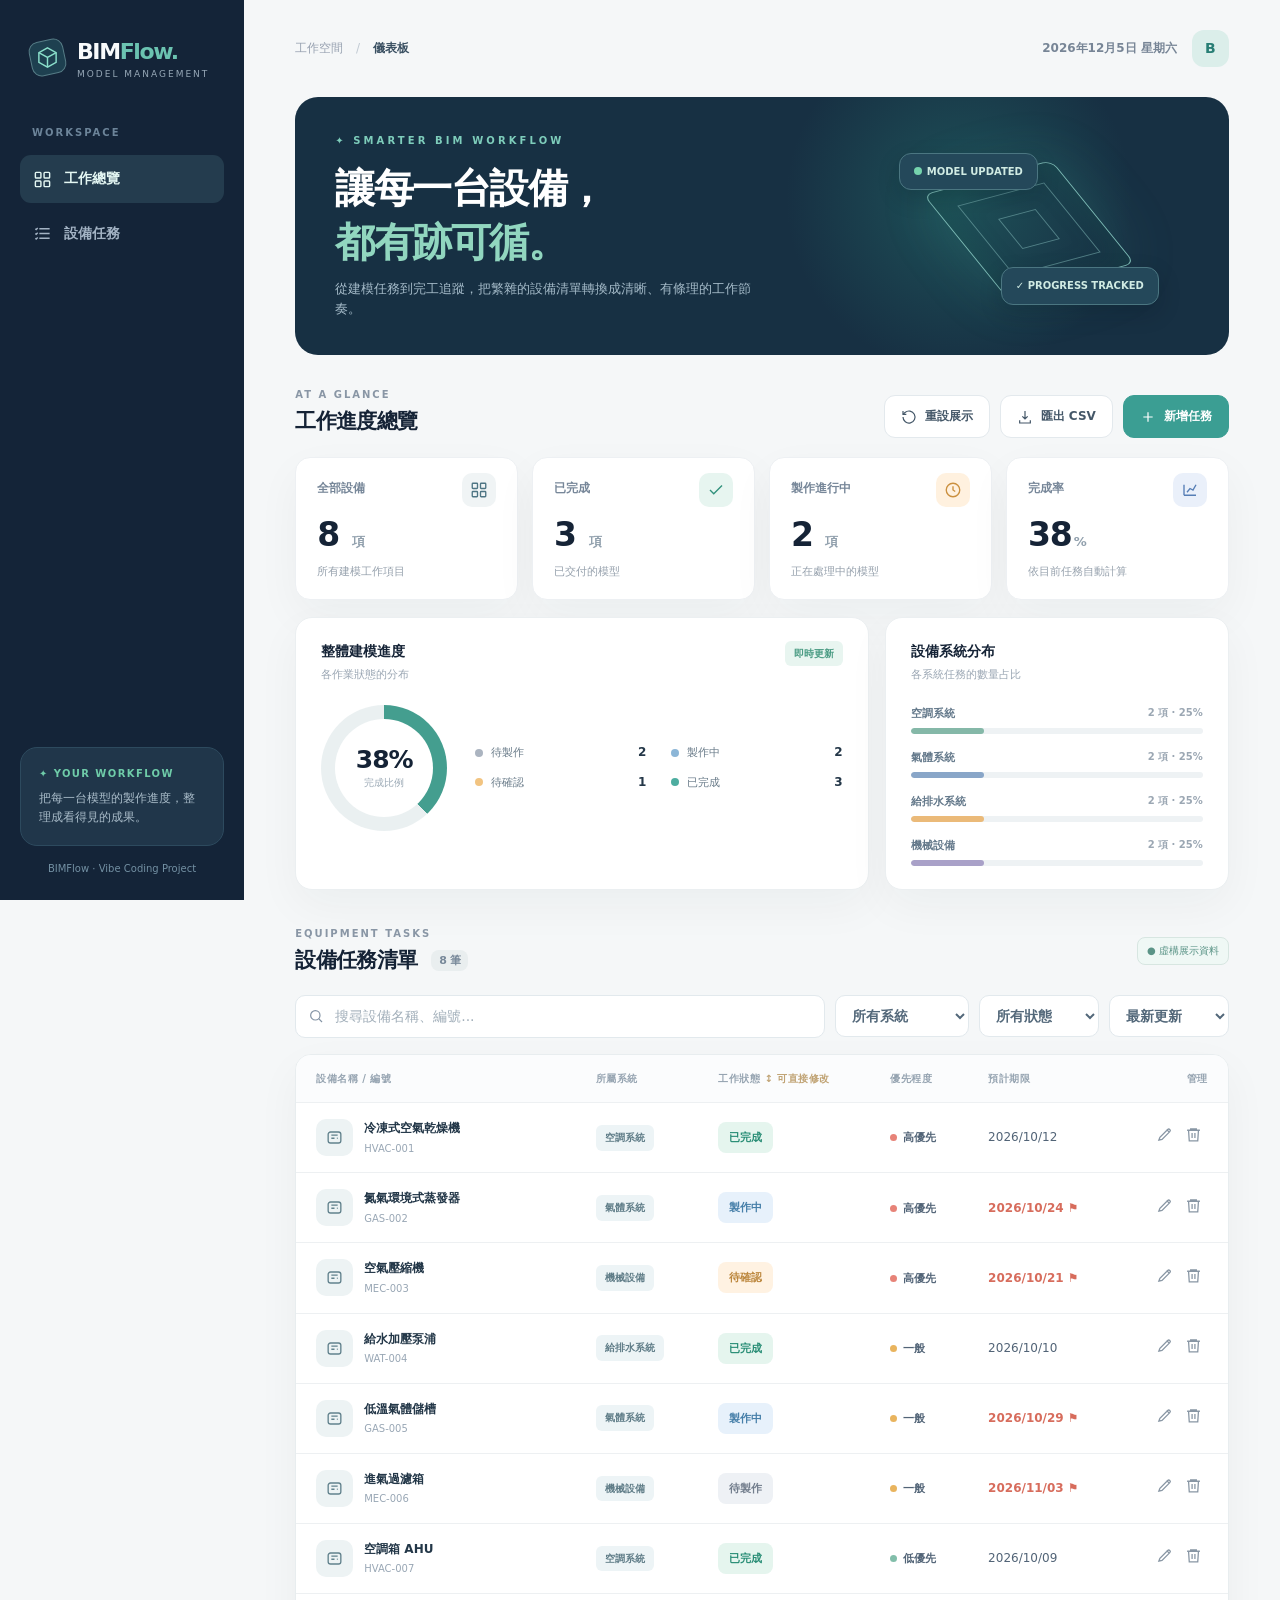
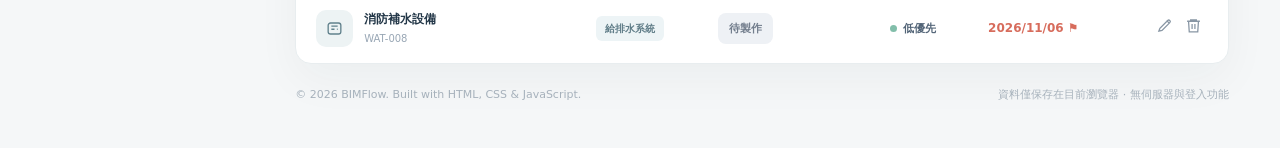
<file: index.html>
<!DOCTYPE html>
<html lang="zh-Hant">
<head>
  <meta charset="UTF-8" />
  <meta name="viewport" content="width=device-width, initial-scale=1.0" />
  <meta name="theme-color" content="#101d2c" />
  <meta name="description" content="BIMFlow 是一款輕量化 BIM 設備建模進度管理工具，可新增、篩選、更新設備任務並匯出 CSV。" />
  <title>BIMFlow | 設備建模進度管理</title>
  <style>
    :root{--ink:#152336;--sub:#758193;--line:#e6ebf0;--navy:#142438;--cream:#f5f7f8;--white:#fff;--teal:#3b9e93;--teal-light:#e7f4f1;--amber:#f4b34d;--shadow:0 16px 45px rgba(22,38,55,.045)}
    *{box-sizing:border-box}html{scroll-behavior:smooth}body{margin:0;background:var(--cream);color:var(--ink);font-family:Inter,"Noto Sans TC","Microsoft JhengHei",system-ui,-apple-system,sans-serif;font-size:14px;line-height:1.55}button,input,select{font:inherit}button{cursor:pointer}button:focus-visible,input:focus-visible,select:focus-visible{outline:3px solid rgba(59,158,147,.32);outline-offset:2px}a{color:inherit;text-decoration:none}.app{min-height:100vh;display:grid;grid-template-columns:244px minmax(0,1fr)}
    .sidebar{background:var(--navy);color:#f8fafb;padding:35px 20px 24px;display:flex;flex-direction:column;gap:45px;position:sticky;top:0;height:100vh}.brand{display:flex;gap:12px;align-items:center;padding:0 10px}.mark{width:35px;height:35px;border:1px solid #567c86;display:grid;place-items:center;transform:rotate(-12deg);background:#1e4050;border-radius:10px;flex:0 0 auto}.mark svg{transform:rotate(12deg)}.brand-name{font-size:22px;font-weight:800;letter-spacing:-1.4px}.brand-name span{color:#6bc3b1}.brand small{font-size:9px;letter-spacing:2px;color:#96a7b6;display:block;line-height:1.2}.navgroup small{display:block;color:#6c8499;font-weight:700;letter-spacing:2px;font-size:10px;margin:0 12px 15px}.navlink{border:0;width:100%;color:#a3b3c4;background:transparent;display:flex;align-items:center;gap:12px;text-align:left;padding:13px 13px;border-radius:11px;font-weight:700;margin-bottom:7px}.navlink.active{background:#243c4e;color:#e4f7f3}.navlink.active .dot{background:#6cc9b5}.navlink svg{width:19px;height:19px;flex:0 0 auto}.navlink:hover{background:#243c4e;color:#fff}.navlink .dot{width:8px;height:8px;border-radius:50%;background:#516c7b;margin:0 5px}.sidebar-bottom{margin-top:auto}.sidebar-note{padding:18px;background:#20364a;border:1px solid #2d4a5e;border-radius:17px}.sidebar-note .tiny{font-size:10px;letter-spacing:1.4px;color:#6fcca9;font-weight:800}.sidebar-note p{font-size:12px;color:#a9bcc9;margin:8px 0 0}.sidebar-footer{font-size:10px;color:#7390a3;text-align:center;margin-top:15px}
    .main{min-width:0;padding:30px clamp(20px,4vw,58px) 45px;max-width:1590px;width:100%;margin:0 auto}.topbar{display:flex;align-items:center;justify-content:space-between;gap:12px;margin-bottom:30px}.crumb{font-size:12px;color:#98a2b1}.crumb strong{color:#394f61}.top-right{display:flex;align-items:center;gap:15px}.today{font-weight:600;color:#778596;font-size:12px}.avatar{width:37px;height:37px;border-radius:12px;background:#dbeeea;color:#287e75;font-weight:900;display:grid;place-items:center}.hero{background:#173043;overflow:hidden;min-height:232px;border-radius:23px;padding:36px 40px;display:flex;align-items:center;justify-content:space-between;position:relative;isolation:isolate}.hero:before{content:"";position:absolute;width:360px;height:360px;background:radial-gradient(circle,#277a73 0%,transparent 68%);right:90px;top:-78px;opacity:.45;z-index:-1}.eyebrow{color:#7ecdbb;text-transform:uppercase;font-weight:800;letter-spacing:3.1px;font-size:10px}.hero h1{color:#fff;font-size:clamp(27px,3.2vw,40px);letter-spacing:-1.5px;line-height:1.35;margin:12px 0 10px;font-weight:850}.hero h1 em{color:#91d6bf;font-style:normal}.hero p{color:#a4bac8;margin:0;max-width:440px;font-size:13px}.hero-art{width:260px;height:180px;position:relative;flex:0 0 auto;margin-right:30px}.cube{position:absolute;width:130px;height:130px;transform:rotate(-27deg) skew(12deg,12deg);border:1.5px solid #7bbab4;border-radius:9px;right:65px;top:28px;box-shadow:0 0 60px #4bb9a12a,inset 0 0 30px #1b625454}.cube:before,.cube:after{content:"";position:absolute;inset:20px;border:1px solid #80b6b7;opacity:.55}.cube:after{inset:45px}.floating-tile{position:absolute;padding:10px 14px;border:1px solid #4b7681;border-radius:12px;background:#24485a;color:#d0ebe3;font-size:10px;font-weight:700;box-shadow:0 8px 22px #07121b30}.ft1{left:0;top:17px}.ft2{right:0;bottom:11px}.circle-mark{width:8px;height:8px;display:inline-block;border-radius:50%;background:#75d3ad;margin-right:5px}
    .toolbar{display:flex;align-items:end;justify-content:space-between;gap:16px;margin:32px 0 19px}.section-label{color:#8996a5;font-size:10px;letter-spacing:2px;font-weight:800;text-transform:uppercase}.toolbar h2,.list-head h2{font-size:21px;letter-spacing:-.6px;margin:3px 0 0}.buttons{display:flex;gap:10px;flex-wrap:wrap}.btn{border:1px solid #e3e9ed;border-radius:11px;padding:11px 16px;display:inline-flex;align-items:center;justify-content:center;gap:8px;font-weight:800;font-size:12px;white-space:nowrap;background:#fff;color:#445768;transition:transform .18s,box-shadow .18s}.btn:hover{transform:translateY(-2px);box-shadow:0 6px 16px #14243814}.btn.primary{background:var(--teal);color:white;border-color:var(--teal)}.btn svg{width:16px;height:16px}.stats{display:grid;grid-template-columns:repeat(4,minmax(0,1fr));gap:14px}.stat{background:#fff;border-radius:15px;border:1px solid #edf0f3;padding:21px 21px 19px;box-shadow:var(--shadow);min-width:0}.stat-header{display:flex;justify-content:space-between;gap:8px;color:#778799;font-size:12px;font-weight:700}.stat-icon{border-radius:10px;background:#f0f4f5;width:34px;height:34px;display:grid;place-items:center;color:#4e7584;margin-top:-6px}.stat-icon svg{width:18px;height:18px}.stat strong{font-size:33px;line-height:1.3;display:block;letter-spacing:-1px;margin-top:7px}.stat strong small{font-size:13px;color:#91a0ad;margin-left:2px}.stat-foot{font-size:11px;color:#95a0ac;margin-top:6px}.stat:nth-child(2) .stat-icon{background:#e7f5f0;color:#31917c}.stat:nth-child(3) .stat-icon{background:#fff1df;color:#cb903f}.stat:nth-child(4) .stat-icon{background:#eaf0fa;color:#567eb5}
    .insights{display:grid;grid-template-columns:minmax(0,1.5fr) minmax(250px,.9fr);gap:16px;margin-top:17px}.panel{background:#fff;border:1px solid #ebeff1;border-radius:17px;padding:23px 25px;min-width:0;box-shadow:var(--shadow)}.panel-top{display:flex;justify-content:space-between;align-items:start}.panel h3{font-size:14px;margin:0 0 4px}.panel .muted{font-size:11px;color:#9aa6b3}.rate{display:flex;gap:28px;align-items:center;margin-top:21px}.donut{width:126px;height:126px;flex:0 0 auto;border-radius:50%;background:conic-gradient(#449e8f var(--pct,0%),#eaf0f1 0);position:relative;display:grid;place-items:center}.donut:before{content:"";width:98px;height:98px;border-radius:50%;background:#fff;position:absolute}.donut-label{position:relative;text-align:center;line-height:1}.donut-label strong{font-size:25px;letter-spacing:-1px}.donut-label span{display:block;color:#9ba9b5;font-size:10px;margin-top:6px}.legend{display:grid;grid-template-columns:repeat(2,minmax(0,1fr));gap:11px 25px;flex:1}.legend-item{display:flex;align-items:center;gap:8px;font-size:11px;color:#697b89}.legend-item strong{margin-left:auto;color:#243748;font-size:12px}.legend-dot{width:8px;height:8px;border-radius:50%;flex:0 0 auto}.systems{display:grid;gap:15px;margin-top:21px}.sys-top{display:flex;justify-content:space-between;font-size:11px;color:#63788a;font-weight:700;margin-bottom:6px}.sys-top small{font-size:10px;color:#9ba7b3}.sys-track{height:6px;border-radius:10px;background:#eef2f4;overflow:hidden}.sys-track span{display:block;height:100%;background:#85b8a8;border-radius:10px;transition:width .3s}.sys-row:nth-child(2) .sys-track span{background:#89a6c8}.sys-row:nth-child(3) .sys-track span{background:#ebba79}.sys-row:nth-child(4) .sys-track span{background:#a9a1c8}
    .task-section{margin-top:36px}.list-head{display:flex;align-items:center;justify-content:space-between;gap:20px;margin-bottom:18px}.count{background:#e9eeef;border-radius:8px;font-size:11px;color:#778899;padding:4px 8px;margin-left:7px;vertical-align:3px}.filters{display:flex;gap:10px;flex-wrap:wrap;margin-bottom:16px}.search-wrap{display:flex;gap:9px;align-items:center;flex:1;min-width:190px;background:#fff;border:1px solid #e2e9ed;border-radius:10px;padding:0 12px}.search-wrap svg{width:16px;height:16px;color:#8494a5;flex:0 0 auto}.search-wrap input{border:0;outline:none!important;height:41px;width:100%;min-width:0;background:transparent;color:#1b3040}.search-wrap input::placeholder{color:#a2afba}.filter-select{height:42px;background:#fff;border:1px solid #e2e9ed;border-radius:10px;color:#53687a;padding:0 30px 0 12px;font-weight:600;min-width:115px}.task-table{background:#fff;border-radius:16px;border:1px solid #e8edef;overflow:hidden;box-shadow:var(--shadow)}table{border-collapse:collapse;width:100%;text-align:left}th{padding:16px 20px;background:#fbfcfd;color:#96a4b1;letter-spacing:.5px;font-size:10px;font-weight:800;white-space:nowrap}td{padding:16px 20px;border-top:1px solid #edf0f2;color:#526477;font-size:12px}tr:hover td{background:#fbfcfc}.equipment{display:flex;gap:11px;align-items:center}.eq-icon{height:37px;width:37px;background:#edf3f4;color:#62828d;border-radius:10px;display:grid;place-items:center;flex:0 0 auto}.eq-icon svg{width:19px;height:19px}.eq-name{color:#233748;font-weight:800;font-size:12px}.eq-code{color:#99a7b5;font-size:10px;margin-top:3px}.tag{font-size:10px;display:inline-flex;align-items:center;padding:5px 9px;border-radius:6px;background:#edf4f6;color:#607d88;white-space:nowrap;font-weight:750}.status{border-radius:8px;border:1px solid transparent;padding:6px 10px;font-size:11px;font-weight:800;white-space:nowrap;appearance:none;cursor:pointer}.status.todo{background:#eef1f5;color:#737e8d}.status.doing{background:#e7f1fb;color:#467fa9}.status.review{background:#fff2e2;color:#bd883f}.status.done{background:#e5f5ee;color:#288d75}.priority{display:inline-flex;align-items:center;gap:6px;font-size:11px;font-weight:750}.priority:before{content:"";width:7px;height:7px;border-radius:50%;background:#aeb7c0}.priority.high:before{background:#e78378}.priority.medium:before{background:#e9b45e}.priority.low:before{background:#82beaa}.date-overdue{color:#d76c5c!important;font-weight:700}.action-btn{background:transparent;border:0;padding:5px 6px;color:#8896a4;border-radius:7px}.action-btn:hover{background:#eaf2f2;color:#287d77}.action-btn svg{width:17px;height:17px}.empty{padding:52px 20px;text-align:center;color:#8a9aa8}.empty strong{color:#344b59;display:block;font-size:15px;margin:7px}.footer{display:flex;justify-content:space-between;gap:10px;align-items:center;color:#a6b1bb;font-size:11px;margin-top:22px}.demo-flag{font-size:10px;border:1px solid #d7e6e1;padding:5px 9px;border-radius:8px;color:#5b9487;background:#eff8f5}
    dialog{width:min(500px,calc(100% - 28px));border:0;border-radius:22px;padding:0;box-shadow:0 22px 90px #14243840;color:var(--ink);max-height:calc(100dvh - 30px);overflow:auto}dialog::backdrop{background:rgba(14,27,38,.56);backdrop-filter:blur(4px)}.dialog-head{display:flex;align-items:start;justify-content:space-between;padding:25px 29px 16px}.dialog-head h2{font-size:21px;margin:2px 0 0}.dialog-head .section-label{font-size:10px}.close-btn{background:#f1f4f6;border:0;width:32px;height:32px;border-radius:9px;color:#728294;font-size:20px}.form-body{padding:0 29px 26px}.field{margin-bottom:15px}.field label{display:block;font-size:11px;font-weight:800;color:#5c7081;margin-bottom:6px}.field input,.field select{display:block;width:100%;background:#fbfcfd;border:1px solid #e0e7eb;border-radius:10px;height:42px;padding:0 12px;color:#243b4d}.field-row{display:grid;grid-template-columns:1fr 1fr;gap:13px}.dialog-foot{padding-top:10px;display:flex;justify-content:flex-end;gap:9px}.toast{position:fixed;bottom:22px;right:24px;z-index:20;background:#193849;color:#f7fffd;border-radius:12px;padding:13px 20px;box-shadow:0 12px 30px #122b3533;font-weight:700;font-size:12px;transform:translateY(90px);opacity:0;pointer-events:none;transition:transform .25s,opacity .25s}.toast.show{transform:translateY(0);opacity:1}button:disabled{opacity:.5;cursor:not-allowed}
    @media(max-width:1150px){.app{grid-template-columns:205px minmax(0,1fr)}.main{padding:25px 25px 38px}.sidebar{padding-inline:15px}.stats{gap:10px}.stat{padding:16px}.hero-art{margin-right:0;transform:scale(.85);transform-origin:center right}.insights{grid-template-columns:1fr 1fr}.rate{gap:16px}.donut{width:105px;height:105px}.donut:before{width:80px;height:80px}.legend{gap:6px}.task-table{overflow-x:auto}table{min-width:850px}}
    @media(max-width:800px){.app{display:block}.sidebar{height:auto;position:static;flex-direction:row;padding:15px 20px;align-items:center;justify-content:space-between;gap:10px}.brand{padding:0}.brand-name{font-size:20px}.navgroup,.sidebar-bottom{display:none}.main{padding:20px}.hero{padding:30px;min-height:205px}.hero-art{display:none}.stats{grid-template-columns:repeat(2,minmax(0,1fr))}.insights{grid-template-columns:1fr}.toolbar{align-items:start}.today{display:none}}
    @media(max-width:500px){.toolbar{flex-direction:column;align-items:stretch}.buttons{width:100%}.buttons .btn{flex:1}.hero h1{font-size:29px}.hero{padding:28px 23px}.panel{padding:20px 19px}.rate{flex-direction:column;align-items:stretch}.donut{margin:auto}.legend{gap:15px}.stats{gap:9px}.stat{padding:15px}.stat strong{font-size:29px}.stat-header{font-size:11px}.stat-icon{width:28px;height:28px}.list-head h2{font-size:19px}.filters{display:grid;grid-template-columns:1fr 1fr}.search-wrap{grid-column:1/-1}.filter-select{width:100%;min-width:0}.footer{flex-direction:column;align-items:flex-start}.field-row{grid-template-columns:1fr;gap:0}}
    /* 第二輪調整：手機不必左右滑動即可修改所有任務欄位。 */
    @media(max-width:600px){
      .task-table{background:transparent;border:0;box-shadow:none;overflow:visible}
      .task-table table{min-width:0;width:100%;display:block}
      .task-table thead{display:none}
      .task-table tbody{display:grid;gap:12px}
      .task-table tr{display:grid;grid-template-columns:repeat(2,minmax(0,1fr));gap:12px;background:#fff;border:1px solid #e6ebef;border-radius:14px;padding:15px;box-shadow:var(--shadow)}
      .task-table td{border:0;padding:0!important;display:flex;flex-direction:column;justify-content:center;align-items:flex-start;gap:5px;min-width:0}
      .task-table td:first-child{grid-column:1/-1;border-bottom:1px solid #edf0f2;padding-bottom:12px!important;margin-bottom:1px}
      .task-table td:nth-child(n+2):before{font-size:10px;font-weight:700;color:#98a6b4}
      .task-table td:nth-child(2):before{content:'所屬系統'}
      .task-table td:nth-child(3):before{content:'工作狀態'}
      .task-table td:nth-child(4):before{content:'優先程度'}
      .task-table td:nth-child(5):before{content:'預計期限'}
      .task-table td:nth-child(6){display:block;grid-column:1/-1;text-align:left!important;border-top:1px solid #edf0f2;padding-top:8px!important}
      .task-table td:nth-child(6):before{content:'管理操作';display:block;margin-bottom:2px}
      .task-table .status{max-width:100%;font-size:11px}
      .task-table .action-btn{padding:8px;background:#f3f7f7;margin-right:6px}
      .eq-name{font-size:13px}
    }
    @media(prefers-reduced-motion:reduce){*,*:before,*:after{scroll-behavior:auto!important;transition:none!important;animation:none!important}}
  </style>
</head>
<body>
<div class="app">
  <aside class="sidebar" aria-label="側邊選單">
    <div class="brand">
      <span class="mark" aria-hidden="true"><svg width="23" height="23" viewBox="0 0 24 24" fill="none" stroke="#8bdfcb" stroke-width="1.5"><path d="M12 2 21 7v10l-9 5-9-5V7z"/><path d="m3 7 9 5 9-5M12 12v10"/></svg></span>
      <div><div class="brand-name">BIM<span>Flow.</span></div><small>MODEL MANAGEMENT</small></div>
    </div>
    <div class="navgroup"><small>WORKSPACE</small><button class="navlink active" type="button" aria-current="page"><svg viewBox="0 0 24 24" fill="none" stroke="currentColor" stroke-width="1.8"><rect x="3" y="3" width="7" height="7" rx="1"/><rect x="14" y="3" width="7" height="7" rx="1"/><rect x="3" y="14" width="7" height="7" rx="1"/><rect x="14" y="14" width="7" height="7" rx="1"/></svg>工作總覽</button><button class="navlink" type="button" id="navTasks"><svg viewBox="0 0 24 24" fill="none" stroke="currentColor" stroke-width="1.8"><path d="M8 6h13M8 12h13M8 18h13"/><path d="m3 6 1 1 2-2M3 12l1 1 2-2M3 18l1 1 2-2"/></svg>設備任務</button></div>
    <div class="sidebar-bottom"><div class="sidebar-note"><div class="tiny">✦ YOUR WORKFLOW</div><p>把每一台模型的製作進度，整理成看得見的成果。</p></div><div class="sidebar-footer">BIMFlow · Vibe Coding Project</div></div>
  </aside>
  <main class="main">
    <header class="topbar"><div class="crumb">工作空間 <span style="padding:0 9px;color:#c1cad3">/</span> <strong>儀表板</strong></div><div class="top-right"><span class="today" id="todayLabel"></span><div class="avatar" title="個人作品展示">B</div></div></header>
    <section class="hero" aria-labelledby="heroTitle"><div><div class="eyebrow">✦ SMARTER BIM WORKFLOW</div><h1 id="heroTitle">讓每一台設備，<br/><em>都有跡可循。</em></h1><p>從建模任務到完工追蹤，把繁雜的設備清單轉換成清晰、有條理的工作節奏。</p></div><div class="hero-art" aria-hidden="true"><div class="cube"></div><div class="floating-tile ft1"><span class="circle-mark"></span>MODEL UPDATED</div><div class="floating-tile ft2">✓ PROGRESS TRACKED</div></div></section>
    <div class="toolbar"><div><div class="section-label">AT A GLANCE</div><h2>工作進度總覽</h2></div><div class="buttons"><button id="resetBtn" class="btn" type="button" title="重新載入展示資料"><svg viewBox="0 0 24 24" fill="none" stroke="currentColor" stroke-width="1.8"><path d="M3 12a9 9 0 1 0 3-6.7L3 8"/><path d="M3 3v5h5"/></svg>重設展示</button><button id="exportBtn" class="btn" type="button"><svg viewBox="0 0 24 24" fill="none" stroke="currentColor" stroke-width="1.8"><path d="M12 3v12m-4-4 4 4 4-4M4 17v4h16v-4"/></svg>匯出 CSV</button><button id="addBtn" class="btn primary" type="button"><svg viewBox="0 0 24 24" fill="none" stroke="currentColor" stroke-width="1.8"><path d="M12 5v14M5 12h14"/></svg>新增任務</button></div></div>
    <section class="stats" aria-label="工作統計">
      <div class="stat"><div class="stat-header">全部設備<span class="stat-icon"><svg viewBox="0 0 24 24" fill="none" stroke="currentColor" stroke-width="1.8"><rect x="3" y="3" width="7" height="7" rx="1"/><rect x="14" y="3" width="7" height="7" rx="1"/><rect x="3" y="14" width="7" height="7" rx="1"/><rect x="14" y="14" width="7" height="7" rx="1"/></svg></span></div><strong id="totalCount">0 <small>項</small></strong><div class="stat-foot">所有建模工作項目</div></div>
      <div class="stat"><div class="stat-header">已完成<span class="stat-icon"><svg viewBox="0 0 24 24" fill="none" stroke="currentColor" stroke-width="1.8"><path d="M20 6 9 17l-5-5"/></svg></span></div><strong id="doneCount">0 <small>項</small></strong><div class="stat-foot">已交付的模型</div></div>
      <div class="stat"><div class="stat-header">製作進行中<span class="stat-icon"><svg viewBox="0 0 24 24" fill="none" stroke="currentColor" stroke-width="1.8"><circle cx="12" cy="12" r="9"/><path d="M12 7v5l3 2"/></svg></span></div><strong id="doingCount">0 <small>項</small></strong><div class="stat-foot">正在處理中的模型</div></div>
      <div class="stat"><div class="stat-header">完成率<span class="stat-icon"><svg viewBox="0 0 24 24" fill="none" stroke="currentColor" stroke-width="1.8"><path d="M4 19V5m0 14h16M8 15l4-5 4 2 4-7"/></svg></span></div><strong id="percentCount">0<small>%</small></strong><div class="stat-foot">依目前任務自動計算</div></div>
    </section>
    <div class="insights"><section class="panel" aria-labelledby="progressTitle"><div class="panel-top"><div><h3 id="progressTitle">整體建模進度</h3><div class="muted">各作業狀態的分布</div></div><span class="tag" style="background:#e8f5f0;color:#4b9c84">即時更新</span></div><div class="rate"><div class="donut" id="donut"><div class="donut-label"><strong id="donutPct">0%</strong><span>完成比例</span></div></div><div class="legend" id="legend"></div></div></section><section class="panel" aria-labelledby="systemsTitle"><div class="panel-top"><div><h3 id="systemsTitle">設備系統分布</h3><div class="muted">各系統任務的數量占比</div></div></div><div class="systems" id="systemsBars"></div></section></div>
    <section class="task-section" id="tasks" aria-labelledby="taskTitle"><div class="list-head"><div><div class="section-label">EQUIPMENT TASKS</div><h2 id="taskTitle">設備任務清單 <span class="count" id="taskCount">0 筆</span></h2></div><span class="demo-flag">● 虛構展示資料</span></div>
      <div class="filters"><label class="search-wrap"><svg viewBox="0 0 24 24" fill="none" stroke="currentColor" stroke-width="1.8"><circle cx="11" cy="11" r="7"/><path d="m16 16 5 5"/></svg><input id="search" type="search" placeholder="搜尋設備名稱、編號..." autocomplete="off" aria-label="搜尋設備任務" /></label><select id="systemFilter" class="filter-select" aria-label="篩選設備系統"><option value="all">所有系統</option></select><select id="statusFilter" class="filter-select" aria-label="篩選工作狀態"><option value="all">所有狀態</option><option value="todo">待製作</option><option value="doing">製作中</option><option value="review">待確認</option><option value="done">已完成</option></select><select id="sortFilter" class="filter-select" aria-label="排序方式"><option value="newest">最新更新</option><option value="due">期限優先</option><option value="priority">優先程度</option><option value="name">名稱排序</option></select></div>
      <div class="task-table"><table><thead><tr><th scope="col" style="width:30%">設備名稱 / 編號</th><th scope="col">所屬系統</th><th scope="col">工作狀態 <span style="color:#c0a374">↕ 可直接修改</span></th><th scope="col">優先程度</th><th scope="col">預計期限</th><th scope="col" style="text-align:right">管理</th></tr></thead><tbody id="taskBody"></tbody></table><div id="empty" class="empty" hidden><div style="font-size:32px">⌕</div><strong>找不到符合條件的任務</strong>試著調整搜尋文字或篩選條件。</div></div>
    </section>
    <footer class="footer"><span>© 2026 BIMFlow. Built with HTML, CSS & JavaScript.</span><span>資料僅保存在目前瀏覽器 · 無伺服器與登入功能</span></footer>
  </main>
</div>
<dialog id="editor" aria-labelledby="dialogTitle"><div class="dialog-head"><div><div class="section-label">EQUIPMENT DETAILS</div><h2 id="dialogTitle">新增設備任務</h2></div><button class="close-btn" type="button" id="closeModal" aria-label="關閉視窗">×</button></div><form id="taskForm" class="form-body"><input id="editId" type="hidden" /><div class="field"><label for="nameInput">設備名稱 *</label><input id="nameInput" maxlength="55" required placeholder="例如：冷凍式空氣乾燥機" /></div><div class="field-row"><div class="field"><label for="codeInput">模型編號 *</label><input id="codeInput" maxlength="25" required placeholder="例如：MEP-001" /></div><div class="field"><label for="systemInput">設備系統 *</label><select id="systemInput" required><option value="空調系統">空調系統</option><option value="氣體系統">氣體系統</option><option value="給排水系統">給排水系統</option><option value="機械設備">機械設備</option><option value="其他系統">其他系統</option></select></div></div><div class="field-row"><div class="field"><label for="statusInput">工作狀態</label><select id="statusInput"><option value="todo">待製作</option><option value="doing">製作中</option><option value="review">待確認</option><option value="done">已完成</option></select></div><div class="field"><label for="priorityInput">優先程度</label><select id="priorityInput"><option value="high">高優先</option><option value="medium" selected>一般</option><option value="low">低優先</option></select></div></div><div class="field"><label for="dueInput">預計完成日期</label><input id="dueInput" type="date" /></div><div class="dialog-foot"><button type="button" class="btn" id="cancelModal">取消</button><button type="submit" class="btn primary" id="submitLabel">儲存任務</button></div></form></dialog>
<div class="toast" id="toast" role="status" aria-live="polite"></div>
<script>
(() => {
  'use strict';
  const STORAGE_KEY='bimflow-tasks-v2';
  const SYSTEMS=['空調系統','氣體系統','給排水系統','機械設備','其他系統'];
  const statusMap={todo:'待製作',doing:'製作中',review:'待確認',done:'已完成'};
  const priorityMap={high:'高優先',medium:'一般',low:'低優先'};
  // 以下均為教學用途之虛構資料，與真實公司專案無關。
  const seeds=[
    {id:'s01',name:'冷凍式空氣乾燥機',code:'HVAC-001',system:'空調系統',status:'done',priority:'high',due:'2026-10-12'},
    {id:'s02',name:'氮氣環境式蒸發器',code:'GAS-002',system:'氣體系統',status:'doing',priority:'high',due:'2026-10-24'},
    {id:'s03',name:'空氣壓縮機',code:'MEC-003',system:'機械設備',status:'review',priority:'high',due:'2026-10-21'},
    {id:'s04',name:'給水加壓泵浦',code:'WAT-004',system:'給排水系統',status:'done',priority:'medium',due:'2026-10-10'},
    {id:'s05',name:'低溫氣體儲槽',code:'GAS-005',system:'氣體系統',status:'doing',priority:'medium',due:'2026-10-29'},
    {id:'s06',name:'進氣過濾箱',code:'MEC-006',system:'機械設備',status:'todo',priority:'medium',due:'2026-11-03'},
    {id:'s07',name:'空調箱 AHU',code:'HVAC-007',system:'空調系統',status:'done',priority:'low',due:'2026-10-09'},
    {id:'s08',name:'消防補水設備',code:'WAT-008',system:'給排水系統',status:'todo',priority:'low',due:'2026-11-06'}
  ].map((item,index)=>({...item,updated:Date.parse('2026-10-19T08:00:00+08:00')-index*60000}));
  const $=id=>document.getElementById(id);
  const safe=s=>String(s??'').replace(/[&<>"']/g,c=>({'&':'&amp;','<':'&lt;','>':'&gt;','"':'&quot;',"'":'&#39;'}[c]));
  const icon='<svg viewBox="0 0 24 24" fill="none" stroke="currentColor" stroke-width="1.7"><rect x="4" y="5" width="16" height="14" rx="3"/><path d="M8 9h8M8 13h4M15 13h1"/></svg>';
  const editIcon='<svg viewBox="0 0 24 24" fill="none" stroke="currentColor" stroke-width="1.8"><path d="m15 5 4 4M4 20l4.5-1 11-11a2.12 2.12 0 0 0-3-3l-11 11L4 20z"/></svg>';
  const trashIcon='<svg viewBox="0 0 24 24" fill="none" stroke="currentColor" stroke-width="1.8"><path d="M3 6h18M8 6V4h8v2m3 0-1 15H6L5 6M10 10v7m4-7v7"/></svg>';
  const load=()=>{try{let s=localStorage.getItem(STORAGE_KEY);if(s!==null){let p=JSON.parse(s);if(Array.isArray(p))return p.filter(v=>v&&typeof v==='object'&&v.id&&v.name&&v.code);}}catch(e){console.warn('無法讀取本機儲存資料',e)}return structuredClone(seeds)};
  let tasks=load();let toastTimer;
  const save=()=>{try{localStorage.setItem(STORAGE_KEY,JSON.stringify(tasks));return true}catch(e){notice('資料暫時無法儲存，請檢查瀏覽器設定');return false}};
  const notice=msg=>{const t=$('toast');t.textContent=msg;t.classList.add('show');clearTimeout(toastTimer);toastTimer=setTimeout(()=>t.classList.remove('show'),3000)};
  const newId=()=>globalThis.crypto?.randomUUID?.()??`task-${Date.now()}-${Math.floor(Math.random()*9999)}`;
  const fmtDate=v=>{if(!v)return'未設定';const d=v.split('-');return d.length===3?`${d[0]}/${d[1]}/${d[2]}`:'未設定'};
  const todayIso=()=>new Intl.DateTimeFormat('en-CA',{timeZone:'Asia/Taipei',year:'numeric',month:'2-digit',day:'2-digit'}).formatToParts(new Date()).reduce((acc,p)=>({...acc,[p.type]:p.value}),{});
  const overdue=t=>{const d=todayIso();return Boolean(t.due&&t.status!=='done'&&t.due<`${d.year}-${d.month}-${d.day}`)};
  function render(){
    const total=tasks.length,counts=Object.fromEntries(Object.keys(statusMap).map(k=>[k,tasks.filter(t=>t.status===k).length]));const pct=total?Math.round(counts.done/total*100):0;
    $('totalCount').innerHTML=`${total} <small>項</small>`;$('doneCount').innerHTML=`${counts.done} <small>項</small>`;$('doingCount').innerHTML=`${counts.doing} <small>項</small>`;$('percentCount').innerHTML=`${pct}<small>%</small>`;$('donutPct').textContent=pct+'%';$('donut').style.setProperty('--pct',pct+'%');
    const color={todo:'#abb4c0',doing:'#8cb6d7',review:'#f2c481',done:'#4dada0'};
    $('legend').innerHTML=Object.keys(statusMap).map(k=>`<div class="legend-item"><span class="legend-dot" style="background:${color[k]}"></span>${statusMap[k]}<strong>${counts[k]}</strong></div>`).join('');
    const groups=SYSTEMS.map(s=>({name:s,num:tasks.filter(t=>t.system===s).length})).filter(x=>x.num>0);
    $('systemsBars').innerHTML=groups.length?groups.map(x=>`<div class="sys-row"><div class="sys-top"><span>${safe(x.name)}</span><small>${x.num} 項 · ${Math.round(x.num/total*100)}%</small></div><div class="sys-track"><span style="width:${x.num/total*100}%"></span></div></div>`).join(''):'<div class="muted">還沒有設備任務</div>';
    const selectedSystem=$('systemFilter').value;
    $('systemFilter').innerHTML='<option value="all">所有系統</option>'+[...new Set([...SYSTEMS,...tasks.map(t=>t.system)])].map(s=>`<option value="${safe(s)}">${safe(s)}</option>`).join('');$('systemFilter').value=[...$('systemFilter').options].some(o=>o.value===selectedSystem)?selectedSystem:'all';
    const q=$('search').value.trim().toLocaleLowerCase();let rows=tasks.filter(t=>(t.name+' '+t.code).toLocaleLowerCase().includes(q)&&($('systemFilter').value==='all'||t.system===$('systemFilter').value)&&($('statusFilter').value==='all'||t.status===$('statusFilter').value));
    const sort=$('sortFilter').value;const rank={high:0,medium:1,low:2};rows.sort((a,b)=>sort==='name'?a.name.localeCompare(b.name,'zh-Hant'):sort==='due'?(a.due||'9999').localeCompare(b.due||'9999'):sort==='priority'?(rank[a.priority]??2)-(rank[b.priority]??2):(b.updated||0)-(a.updated||0));
    $('taskCount').textContent=`${rows.length} 筆`;$('empty').hidden=rows.length>0;
    $('taskBody').innerHTML=rows.map(t=>`<tr><td><div class="equipment"><div class="eq-icon">${icon}</div><div><div class="eq-name">${safe(t.name)}</div><div class="eq-code">${safe(t.code)}</div></div></div></td><td><span class="tag">${safe(t.system)}</span></td><td><select class="status ${safe(t.status)}" data-status-id="${safe(t.id)}" aria-label="變更 ${safe(t.name)} 的狀態">${Object.entries(statusMap).map(([k,v])=>`<option value="${k}" ${t.status===k?'selected':''}>${v}</option>`).join('')}</select></td><td><span class="priority ${safe(t.priority)}">${priorityMap[t.priority]||'一般'}</span></td><td class="${overdue(t)?'date-overdue':''}">${fmtDate(t.due)}${overdue(t)?' ⚑':''}</td><td style="text-align:right;white-space:nowrap"><button class="action-btn" data-edit="${safe(t.id)}" type="button" aria-label="編輯 ${safe(t.name)}" title="編輯">${editIcon}</button><button class="action-btn" data-delete="${safe(t.id)}" type="button" aria-label="刪除 ${safe(t.name)}" title="刪除">${trashIcon}</button></td></tr>`).join('');
  }
  function openEditor(id){let t=tasks.find(x=>x.id===id);$('taskForm').reset();$('editId').value=t?.id||'';$('dialogTitle').textContent=t?'編輯設備任務':'新增設備任務';$('submitLabel').textContent=t?'儲存修改':'新增任務';$('nameInput').value=t?.name||'';$('codeInput').value=t?.code||'';$('systemInput').value=t?.system||SYSTEMS[0];$('statusInput').value=t?.status||'todo';$('priorityInput').value=t?.priority||'medium';$('dueInput').value=t?.due||'';$('editor').showModal();$('nameInput').focus()}
  function closeEditor(){$('editor').close()}
  $('addBtn').addEventListener('click',()=>openEditor());$('closeModal').addEventListener('click',closeEditor);$('cancelModal').addEventListener('click',closeEditor);
  $('editor').addEventListener('click',e=>{if(e.target===$('editor'))closeEditor()});
  $('taskForm').addEventListener('submit',e=>{e.preventDefault();if(!$('taskForm').reportValidity())return;let id=$('editId').value;let item={id:id||newId(),name:$('nameInput').value.trim(),code:$('codeInput').value.trim(),system:$('systemInput').value,status:$('statusInput').value,priority:$('priorityInput').value,due:$('dueInput').value,updated:Date.now()};if(!item.name||!item.code)return notice('請填寫設備名稱及模型編號');if(tasks.some(t=>t.code.toLowerCase()===item.code.toLowerCase()&&t.id!==id))return notice('模型編號已存在，請使用其他編號');if(id){let i=tasks.findIndex(x=>x.id===id);if(i<0)return notice('找不到這筆任務');tasks[i]=item}else tasks.unshift(item);save();render();closeEditor();notice(id?'任務已更新':'已新增設備任務')});
  $('taskBody').addEventListener('click',e=>{const edit=e.target.closest('[data-edit]'),del=e.target.closest('[data-delete]');if(edit)return openEditor(edit.dataset.edit);if(del){let t=tasks.find(x=>x.id===del.dataset.delete);if(!t)return;if(confirm(`確定刪除「${t.name}」嗎？此動作無法復原。`)){tasks=tasks.filter(x=>x.id!==t.id);save();render();notice('已刪除任務')}}});
  $('taskBody').addEventListener('change',e=>{const node=e.target.closest('[data-status-id]');if(!node)return;const t=tasks.find(x=>x.id===node.dataset.statusId);if(!t)return;t.status=node.value;t.updated=Date.now();save();render();notice(`「${t.name}」已更新為${statusMap[t.status]}`)});
  ['search','systemFilter','statusFilter','sortFilter'].forEach(id=>$(id).addEventListener(id==='search'?'input':'change',render));
  $('navTasks').addEventListener('click',()=>{$('tasks').scrollIntoView({behavior:'smooth',block:'start'});$('search').focus({preventScroll:true})});
  $('resetBtn').addEventListener('click',()=>{if(!confirm('確定重設為原始展示資料？目前新增及修改的任務都會被取代。'))return;tasks=structuredClone(seeds);save();$('search').value='';$('systemFilter').value='all';$('statusFilter').value='all';$('sortFilter').value='newest';render();notice('已還原展示資料')});
  const csvValue=v=>{let s=String(v??'');if(/^[\s]*[=+\-@]/.test(s))s="'"+s;return '"'+s.replace(/"/g,'""')+'"'};
  $('exportBtn').addEventListener('click',()=>{const headers=['設備名稱','模型編號','設備系統','工作狀態','優先程度','預計完成日期'];let lines=[headers,...tasks.map(t=>[t.name,t.code,t.system,statusMap[t.status],priorityMap[t.priority],t.due])];const csv='\uFEFF'+lines.map(r=>r.map(csvValue).join(',')).join('\r\n');const url=URL.createObjectURL(new Blob([csv],{type:'text/csv;charset=utf-8;'}));const a=document.createElement('a');a.href=url;a.download='BIMFlow_設備任務清單.csv';document.body.appendChild(a);a.click();a.remove();setTimeout(()=>URL.revokeObjectURL(url),2000);notice(`已匯出 ${tasks.length} 筆任務`)});
  const now=new Date();$('todayLabel').textContent=new Intl.DateTimeFormat('zh-TW',{timeZone:'Asia/Taipei',year:'numeric',month:'long',day:'numeric',weekday:'long'}).format(now);render();
})();
</script>
</body>
</html>
</file>
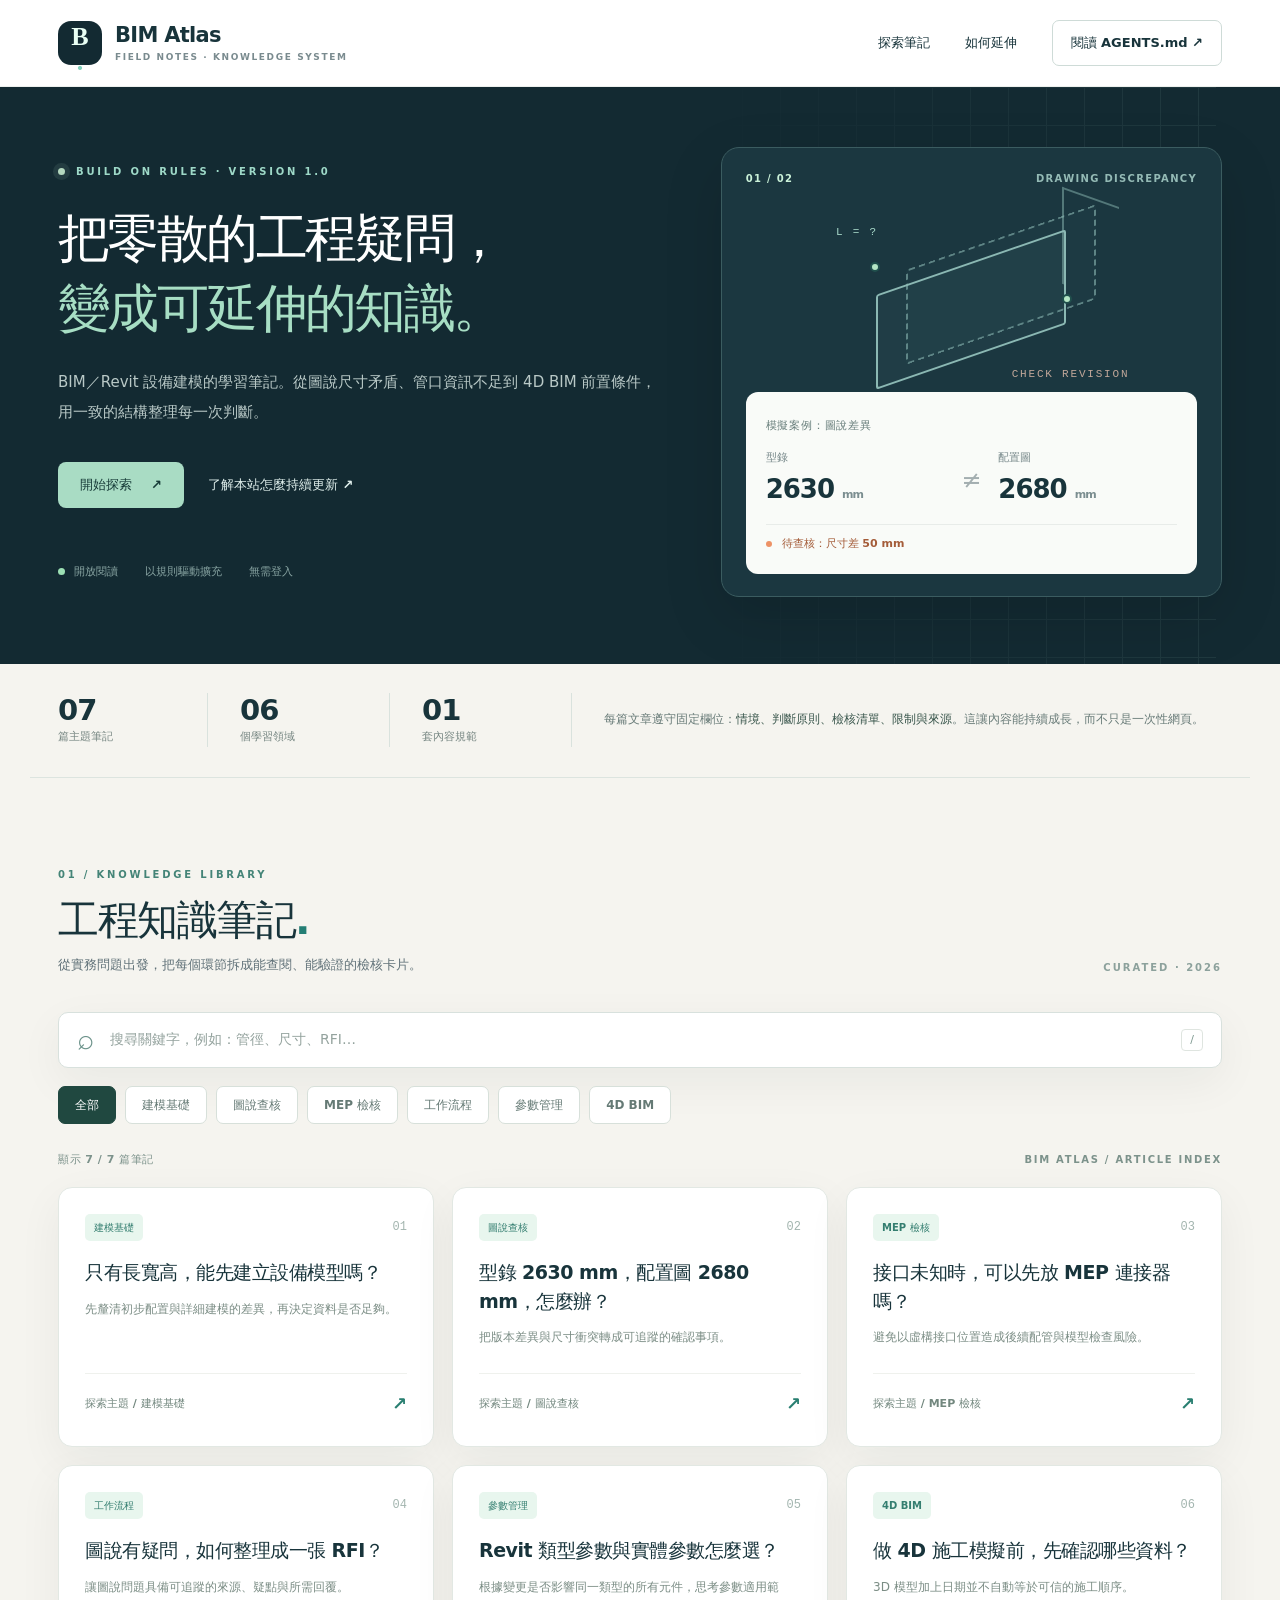
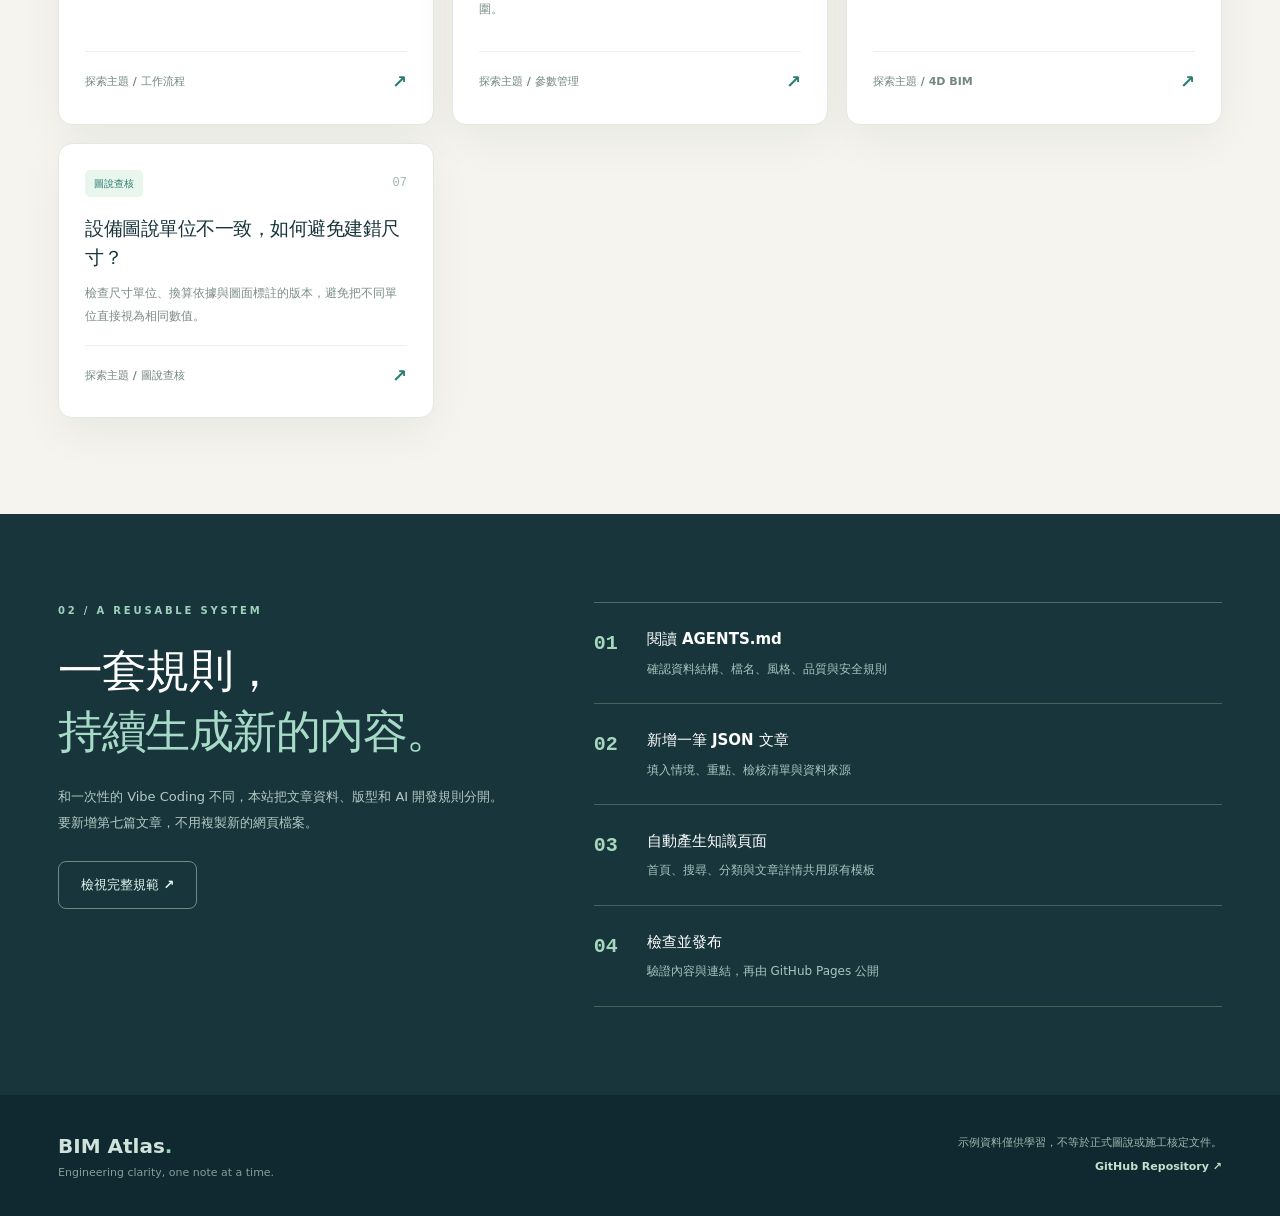
<file: bim-atlas/index.html>
<!doctype html>
<html lang="zh-Hant">
<head>
  <meta charset="utf-8">
  <meta name="viewport" content="width=device-width, initial-scale=1">
  <meta name="description" content="BIM Atlas：BIM／Revit 建模、圖說查核與 MEP 檢核的可擴充知識網站。">
  <title>BIM Atlas｜建模知識地圖</title>
  <link rel="stylesheet" href="./assets/site.css">
  <script src="./assets/app.js" defer></script>
</head>
<body data-page="home">
  <a class="skip-link" href="#main">跳至主要內容</a>
  <header class="topbar">
    <div class="site-width nav">
      <a class="brand" href="./" aria-label="BIM Atlas 首頁"><span class="brand-icon" aria-hidden="true">B<span>·</span></span><span><strong>BIM Atlas</strong><small>FIELD NOTES · KNOWLEDGE SYSTEM</small></span></a>
      <nav aria-label="主選單" class="nav-links">
        <a href="#library">探索筆記</a>
        <a href="#workflow">如何延伸</a>
        <a class="nav-outline" href="https://github.com/anita615715-cmd/bimflow-vibe-coding/blob/main/AGENTS.md" target="_blank" rel="noopener noreferrer">閱讀 AGENTS.md ↗</a>
      </nav>
    </div>
  </header>
  <main id="main">
    <section class="hero">
      <div class="site-width hero-grid">
        <div class="hero-copy">
          <div class="eyebrow"><span class="signal"></span> BUILD ON RULES · VERSION 1.0</div>
          <h1>把零散的工程疑問，<br><em>變成可延伸的知識。</em></h1>
          <p class="hero-desc">BIM／Revit 設備建模的學習筆記。從圖說尺寸矛盾、管口資訊不足到 4D BIM 前置條件，用一致的結構整理每一次判斷。</p>
          <div class="hero-actions"><a class="btn btn-primary" href="#library">開始探索 <span aria-hidden="true">↗</span></a><a class="text-link" href="#workflow">了解本站怎麼持續更新 <span aria-hidden="true">↗</span></a></div>
          <div class="hero-foot"><span><i class="pulse"></i> 開放閱讀</span><span>以規則驅動擴充</span><span>無需登入</span></div>
        </div>
        <div class="hero-visual" aria-label="尺寸矛盾檢核示意">
          <div class="visual-label"><span class="visual-num">01 / 02</span> DRAWING DISCREPANCY</div>
          <div class="technical-illustration" aria-hidden="true">
            <div class="shape-back"></div><div class="shape-front"></div><div class="measure measure-top">L = ?</div><div class="measure measure-bottom">CHECK REVISION</div>
            <div class="node node-a"></div><div class="node node-b"></div>
          </div>
          <div class="conflict-box"><span class="conflict-head">模擬案例：圖說差異</span><div class="conflict-numbers"><div><small>型錄</small><b>2630 <span>mm</span></b></div><span class="versus">≠</span><div><small>配置圖</small><b>2680 <span>mm</span></b></div></div><div class="conflict-footer"><span class="dot-orange"></span> 待查核：尺寸差 50 mm</div></div>
        </div>
      </div>
    </section>
    <section class="intro-stats site-width" aria-label="知識庫摘要">
      <div><span class="stat-value" id="article-total">—</span><span class="stat-label">篇主題筆記</span></div>
      <div><span class="stat-value">06</span><span class="stat-label">個學習領域</span></div>
      <div><span class="stat-value">01</span><span class="stat-label">套內容規範</span></div>
      <p>每篇文章遵守固定欄位：<strong>情境、判斷原則、檢核清單、限制與來源</strong>。這讓內容能持續成長，而不只是一次性網頁。</p>
    </section>
    <section class="library site-width" id="library" aria-labelledby="library-heading">
      <div class="section-top"><div><div class="section-kicker">01 / KNOWLEDGE LIBRARY</div><h2 id="library-heading">工程知識筆記<span class="title-mark">.</span></h2><p class="section-desc">從實務問題出發，把每個環節拆成能查閱、能驗證的檢核卡片。</p></div><span class="library-version">CURATED · 2026</span></div>
      <div class="filter-panel">
        <label class="search-field"><span class="search-symbol" aria-hidden="true">⌕</span><input type="search" id="search" placeholder="搜尋關鍵字，例如：管徑、尺寸、RFI…" aria-label="搜尋知識文章" autocomplete="off"><kbd>/</kbd></label>
        <div id="categories" class="category-list" aria-label="主題分類"><button type="button" class="chip active" data-category="全部" aria-pressed="true">全部</button></div>
      </div>
      <div class="results-label"><span id="result-count">讀取文章中…</span><span class="sort-label">BIM ATLAS / ARTICLE INDEX</span></div>
      <div id="cards" class="cards" aria-live="polite"><p class="loading">正在載入工程知識筆記…</p></div>
    </section>
    <section class="workflow" id="workflow" aria-labelledby="workflow-title"><div class="site-width workflow-grid"><div><div class="section-kicker light-kicker">02 / A REUSABLE SYSTEM</div><h2 id="workflow-title">一套規則，<br><em>持續生成新的內容。</em></h2><p>和一次性的 Vibe Coding 不同，本站把文章資料、版型和 AI 開發規則分開。要新增第七篇文章，不用複製新的網頁檔案。</p><a class="btn btn-ghost" href="https://github.com/anita615715-cmd/bimflow-vibe-coding/blob/main/AGENTS.md" target="_blank" rel="noopener noreferrer">檢視完整規範 ↗</a></div><div class="steps"><div class="step"><b>01</b><div><strong>閱讀 AGENTS.md</strong><span>確認資料結構、檔名、風格、品質與安全規則</span></div></div><div class="step"><b>02</b><div><strong>新增一筆 JSON 文章</strong><span>填入情境、重點、檢核清單與資料來源</span></div></div><div class="step"><b>03</b><div><strong>自動產生知識頁面</strong><span>首頁、搜尋、分類與文章詳情共用原有模板</span></div></div><div class="step"><b>04</b><div><strong>檢查並發布</strong><span>驗證內容與連結，再由 GitHub Pages 公開</span></div></div></div></div></section>
  </main>
  <footer class="footer"><div class="site-width footer-row"><div><strong>BIM Atlas<span>.</span></strong><p>Engineering clarity, one note at a time.</p></div><div><span>示例資料僅供學習，不等於正式圖說或施工核定文件。</span><a href="https://github.com/anita615715-cmd/bimflow-vibe-coding" target="_blank" rel="noopener noreferrer">GitHub Repository ↗</a></div></div></footer>
</body>
</html>
</file>
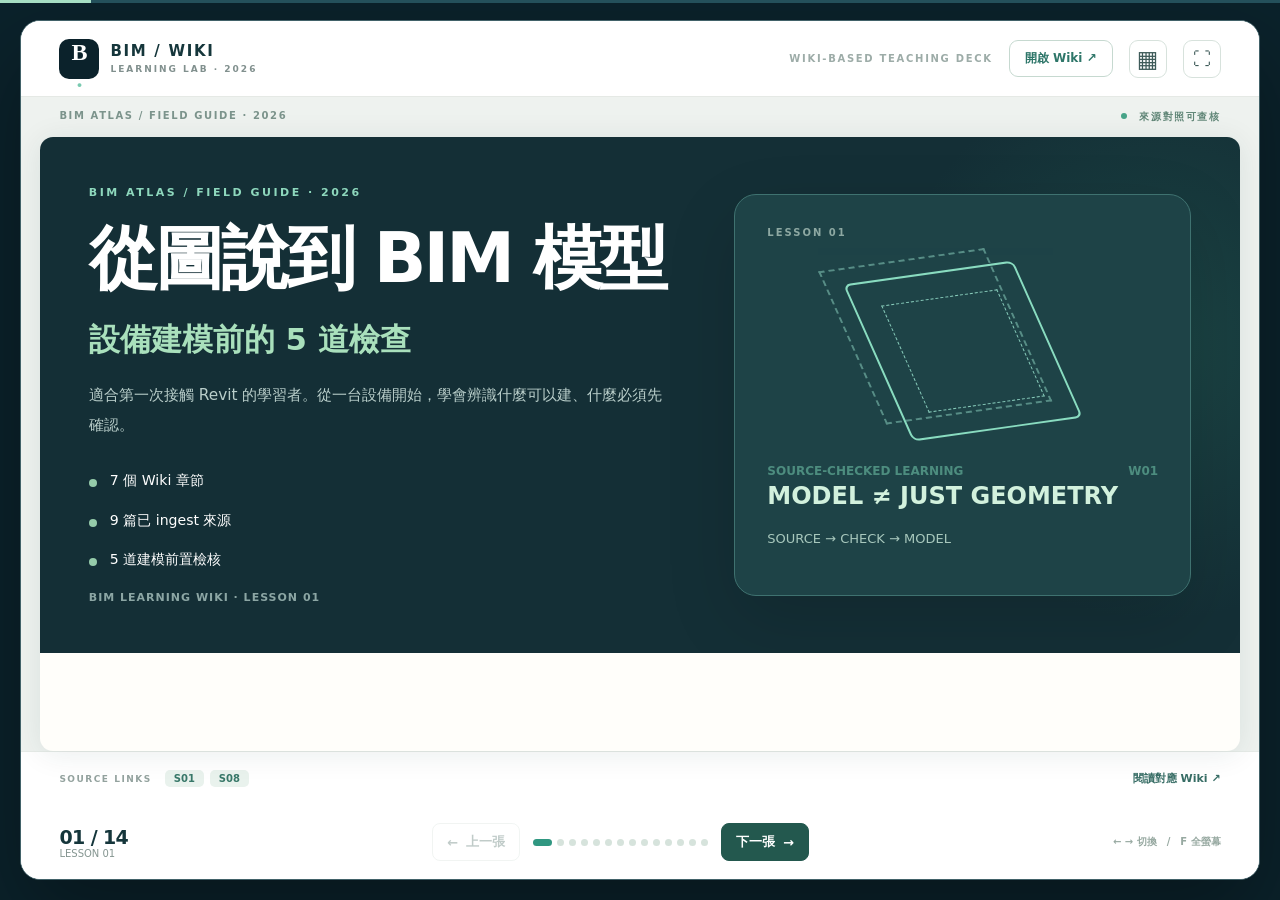
<file: bim-wiki-lesson/index.html>
<!doctype html>
<html lang="zh-Hant">
<head>
  <meta charset="utf-8">
  <meta name="viewport" content="width=device-width, initial-scale=1">
  <meta name="theme-color" content="#0b222b">
  <meta name="description" content="從圖說到 BIM 模型：以 LLM Wiki 為來源的設備建模前置檢核教學 HTML 簡報。">
  <title>從圖說到 BIM 模型｜LLM Wiki 教學簡報</title>
  <link rel="stylesheet" href="./assets/site.css">
  <script defer src="./assets/slides.js"></script>
</head>
<body class="presentation-page">
  <a class="skip-link" href="#slide-stage">跳到簡報內容</a>
  <div id="top-progress" class="top-progress" aria-hidden="true"><span></span></div>
  <div class="app-shell">
    <header class="app-header">
      <a class="brand" href="./" aria-label="教學簡報首頁"><span class="brand-mark">B<span>.</span></span><span class="brand-copy"><strong>BIM / WIKI</strong><small>LEARNING LAB · 2026</small></span></a>
      <div class="header-actions">
        <span class="header-kicker">WIKI-BASED TEACHING DECK</span>
        <a class="header-link" href="./wiki.html">開啟 Wiki <span aria-hidden="true">↗</span></a>
        <button class="icon-button" type="button" id="overview-open" aria-label="開啟投影片總覽" title="投影片總覽"><span class="grid-icon" aria-hidden="true">▦</span></button>
        <button class="icon-button" type="button" id="fullscreen" aria-label="切換全螢幕" title="全螢幕（F）"><span aria-hidden="true">⛶</span></button>
      </div>
    </header>
    <main class="main-panel">
      <div class="meta-strip"><span id="slide-label">LOADING…</span><div><span class="online-dot"></span> 來源對照可查核</div></div>
      <div id="slide-stage" class="slide-stage" aria-live="polite" aria-atomic="true"><div class="loading-card">正在開啟教學簡報…</div></div>
      <div class="source-strip"><div class="source-strip-title">SOURCE LINKS</div><div class="source-chips" id="source-chips">—</div><a id="chapter-link" href="./wiki.html">閱讀對應 Wiki ↗</a></div>
    </main>
    <footer class="app-footer">
      <div class="progress-detail"><span id="counter" class="slide-counter">01 / 14</span><span id="progress-title">教學簡報</span></div>
      <div class="navigation-controls">
        <button type="button" id="prev" class="nav-button" aria-label="上一張投影片">← <span>上一張</span></button>
        <div id="dots" class="progress-dots" role="group" aria-label="切換投影片"></div>
        <button type="button" id="next" class="nav-button next-button" aria-label="下一張投影片"><span>下一張</span> →</button>
      </div>
      <div class="hotkey-tip">← → 切換　/　F 全螢幕</div>
    </footer>
  </div>
  <dialog id="overview-dialog" class="overview-dialog" aria-labelledby="overview-heading">
    <div class="overview-head"><div><div class="section-overline">SLIDE INDEX</div><h2 id="overview-heading">簡報目錄</h2></div><button type="button" id="overview-close" class="icon-button" aria-label="關閉簡報目錄">✕</button></div>
    <div id="overview-list" class="overview-list"></div>
  </dialog>
  <noscript><div class="noscript">這份互動簡報需要啟用 JavaScript；如無法使用，可直接開啟 <a href="./wiki.html">LLM Wiki</a> 或 GitHub 的 Markdown 章節。</div></noscript>
</body>
</html>
</file>
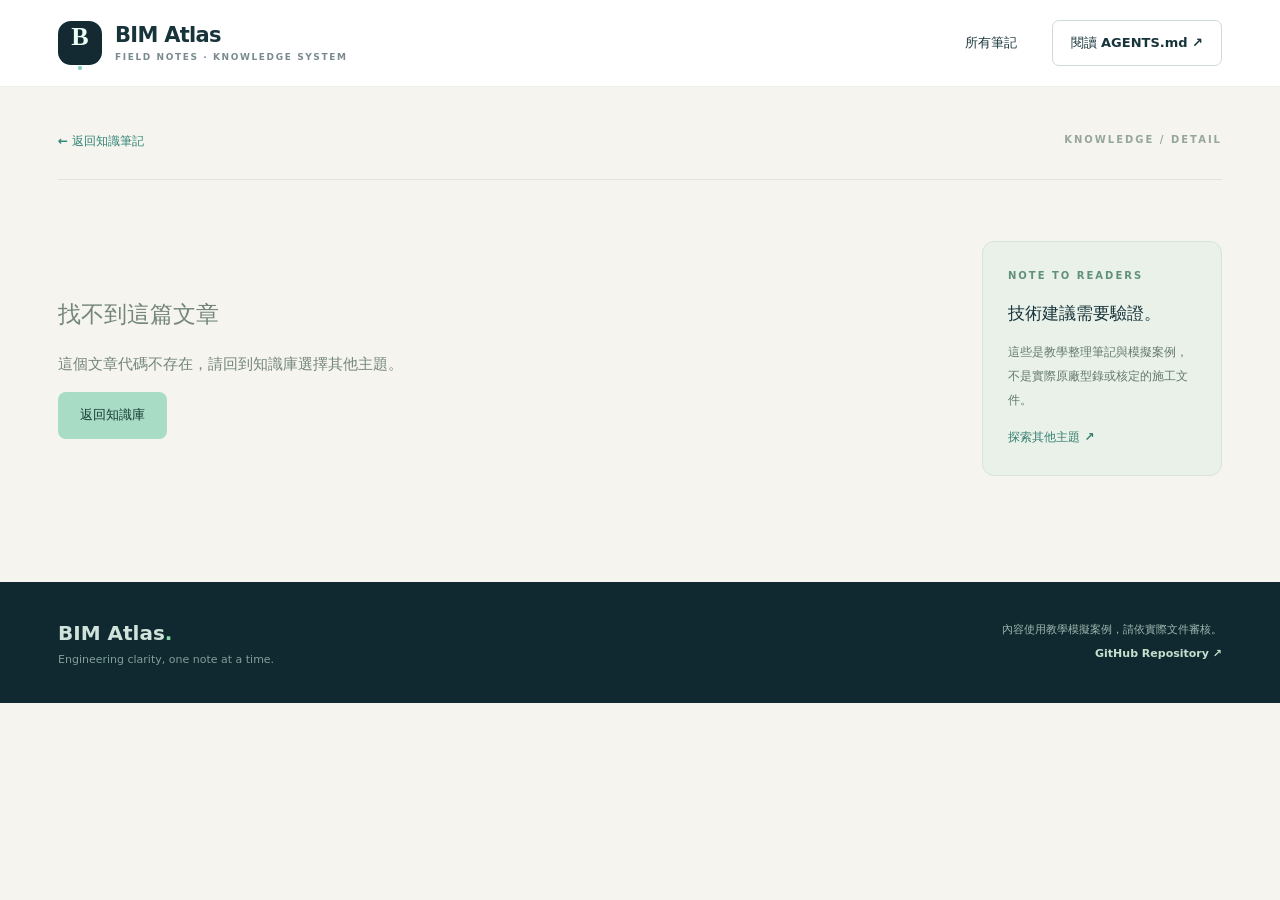
<file: bim-atlas/article.html>
<!doctype html>
<html lang="zh-Hant">
<head>
  <meta charset="utf-8">
  <meta name="viewport" content="width=device-width, initial-scale=1">
  <meta name="description" content="BIM Atlas 建模知識筆記詳細內容與檢核清單">
  <title>知識文章｜BIM Atlas</title>
  <link rel="stylesheet" href="./assets/site.css">
  <script src="./assets/app.js" defer></script>
</head>
<body data-page="article">
  <a class="skip-link" href="#main">跳至主要內容</a>
  <header class="topbar"><div class="site-width nav"><a class="brand" href="./" aria-label="BIM Atlas 首頁"><span class="brand-icon" aria-hidden="true">B<span>·</span></span><span><strong>BIM Atlas</strong><small>FIELD NOTES · KNOWLEDGE SYSTEM</small></span></a><nav class="nav-links" aria-label="主選單"><a href="./">所有筆記</a><a class="nav-outline" href="https://github.com/anita615715-cmd/bimflow-vibe-coding/blob/main/AGENTS.md" target="_blank" rel="noopener noreferrer">閱讀 AGENTS.md ↗</a></nav></div></header>
  <main id="main" class="article-layout site-width">
    <div class="back-strip"><a href="./">← 返回知識筆記</a><span>KNOWLEDGE / DETAIL</span></div>
    <article id="article-content" aria-live="polite"><div class="article-loading"><h1>載入文章中…</h1><p>正在查詢 BIM Atlas 知識庫。</p></div></article>
    <aside class="article-aside"><div class="aside-card"><div class="aside-overline">NOTE TO READERS</div><h3>技術建議需要驗證。</h3><p>這些是教學整理筆記與模擬案例，不是實際原廠型錄或核定的施工文件。</p><a href="./">探索其他主題 ↗</a></div></aside>
  </main>
  <footer class="footer"><div class="site-width footer-row"><div><strong>BIM Atlas<span>.</span></strong><p>Engineering clarity, one note at a time.</p></div><div><span>內容使用教學模擬案例，請依實際文件審核。</span><a href="https://github.com/anita615715-cmd/bimflow-vibe-coding" target="_blank" rel="noopener noreferrer">GitHub Repository ↗</a></div></div></footer>
</body>
</html>
</file>
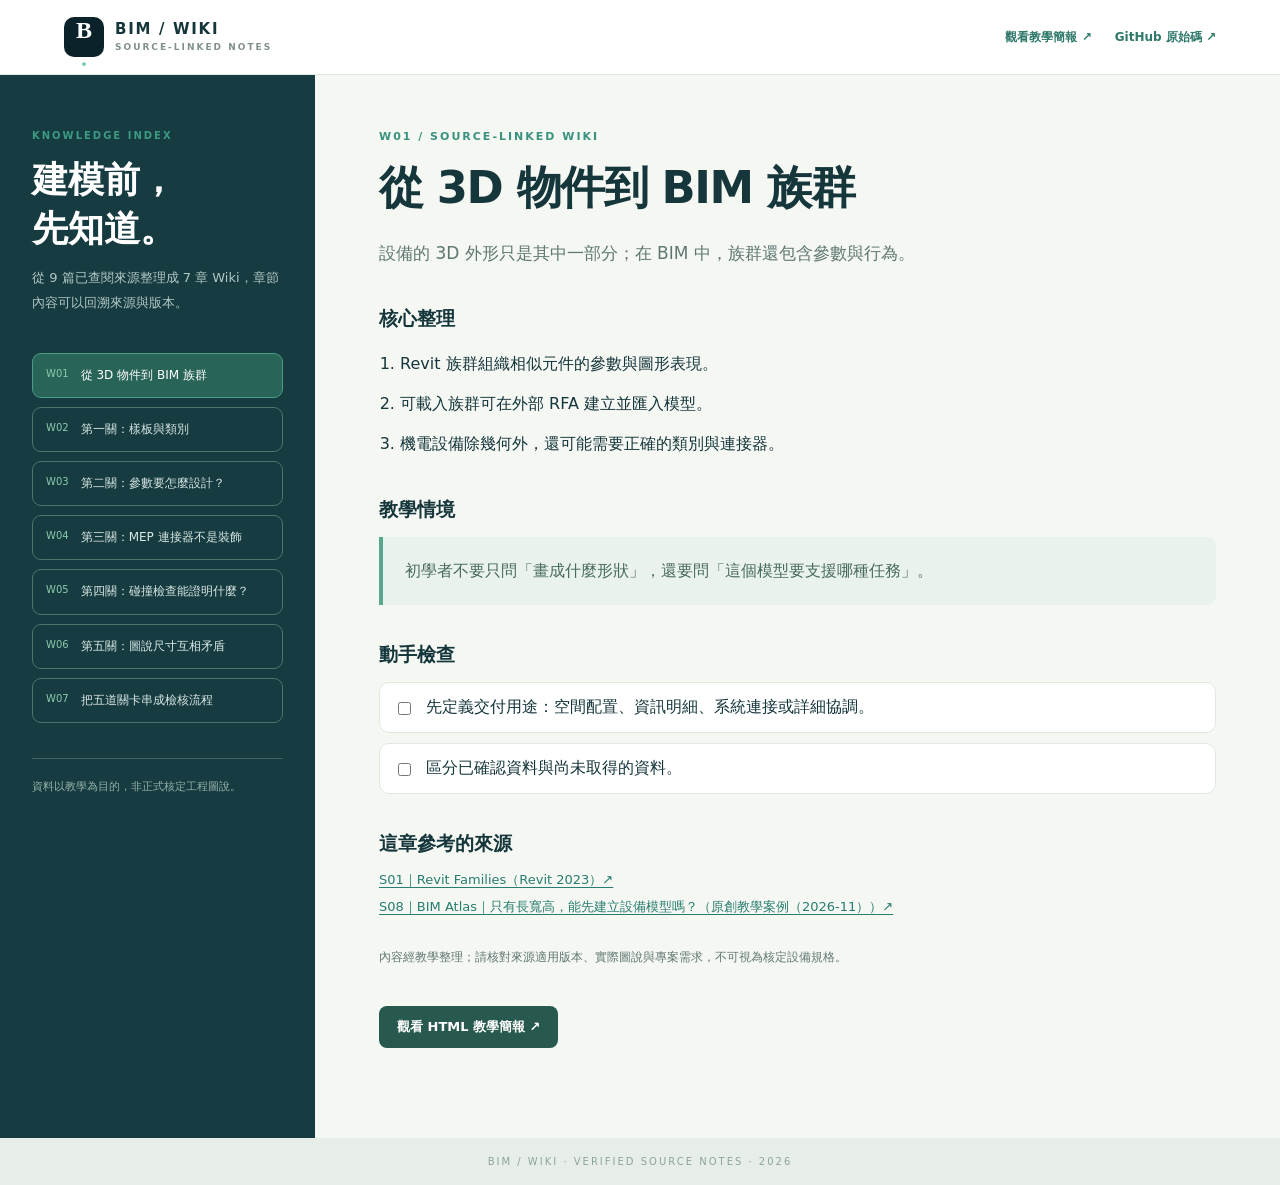
<file: bim-wiki-lesson/wiki.html>
<!doctype html>
<html lang="zh-Hant">
<head>
  <meta charset="utf-8">
  <meta name="viewport" content="width=device-width, initial-scale=1">
  <meta name="description" content="BIM 設備建模前置檢核 LLM Wiki，含九篇來源筆記、七個知識章節與原始來源連結。">
  <title>BIM 前置檢核 LLM Wiki｜來源知識庫</title>
  <link rel="stylesheet" href="./assets/site.css">
  <script defer src="./assets/wiki.js"></script>
</head>
<body class="wiki-page">
  <a class="skip-link" href="#wiki-main">跳到 Wiki 內容</a>
  <header class="wiki-header"><a class="brand" href="./"><span class="brand-mark">B<span>.</span></span><span class="brand-copy"><strong>BIM / WIKI</strong><small>SOURCE-LINKED NOTES</small></span></a><nav aria-label="主選單"><a href="./">觀看教學簡報 ↗</a><a href="https://github.com/anita615715-cmd/bimflow-vibe-coding/tree/main/bim-wiki-lesson" target="_blank" rel="noopener noreferrer">GitHub 原始碼 ↗</a></nav></header>
  <main id="wiki-main" class="wiki-layout">
    <aside class="wiki-sidebar" aria-label="Wiki 章節索引">
      <div class="section-overline">KNOWLEDGE INDEX</div><h2>建模前，<br>先知道。</h2>
      <p>從 9 篇已查閱來源整理成 7 章 Wiki，章節內容可以回溯來源與版本。</p>
      <nav id="chapter-list" class="wiki-nav" aria-label="選擇 Wiki 章節"></nav>
      <div class="sidebar-foot">資料以教學為目的，非正式核定工程圖說。</div>
    </aside>
    <article id="wiki-content" class="wiki-content" aria-live="polite"><div class="loading-card">正在讀取 Wiki…</div></article>
  </main>
  <footer class="wiki-footer">BIM / WIKI · VERIFIED SOURCE NOTES · 2026</footer>
</body>
</html>
</file>
<file: bim-atlas/assets/site.css>
:root{--ink:#18343b;--muted:#617279;--bg:#f5f4ef;--paper:#fff;--navy:#132a32;--teal:#247e74;--teal-bright:#a5d9bc;--line:#dfe6e2;--orange:#ed9266;--shadow:0 14px 45px rgba(10,44,45,.055);font-synthesis:none}
*{box-sizing:border-box}
html{scroll-behavior:smooth}body{margin:0;font-family:"Noto Sans TC","Microsoft JhengHei",system-ui,-apple-system,sans-serif;background:var(--bg);color:var(--ink);font-size:15px;line-height:1.7}
a{color:inherit;text-decoration:none}button,input{font:inherit}
button:focus-visible,a:focus-visible,input:focus-visible{outline:3px solid var(--orange);outline-offset:3px}
.site-width{max-width:1220px;margin:0 auto;padding:0 28px}
.skip-link{position:absolute;left:1em;top:-100px;z-index:20;background:#fff;padding:10px}.skip-link:focus{top:10px}
.topbar{background:#fff;border-bottom:1px solid #edf0ed;position:relative;z-index:4}.nav{height:86px;display:flex;align-items:center;justify-content:space-between;gap:20px}
.brand{display:flex;align-items:center;gap:13px;line-height:1.2}.brand-icon{background:var(--navy);color:#e9fff4;height:44px;width:44px;border-radius:13px;display:grid;place-items:center;font-size:26px;font-family:Georgia,serif;font-weight:800}.brand-icon span{color:#83d1bd}.brand strong{font-size:21px;letter-spacing:-.7px;display:block}.brand small{display:block;margin-top:4px;letter-spacing:1.6px;font-size:9px;color:#7a8b8f;font-weight:800}
.nav-links{display:flex;align-items:center;gap:35px;font-size:13px;font-weight:750}.nav-links>a:hover{color:var(--teal)}.nav-outline{padding:11px 18px;border:1px solid #cedbd7;border-radius:7px}
.hero{background:var(--navy);color:#fff;position:relative;overflow:hidden}.hero:before{content:"";position:absolute;top:0;right:5%;height:100%;width:40%;opacity:.22;background-image:linear-gradient(#50716f 1px,transparent 1px),linear-gradient(90deg,#50716f 1px,transparent 1px);background-size:38px 38px;mask-image:linear-gradient(to left,#000,transparent)}.hero-grid{position:relative;display:grid;grid-template-columns:1.1fr .9fr;min-height:565px;gap:50px;align-items:center;padding-top:60px;padding-bottom:67px}
.eyebrow,.section-kicker{letter-spacing:2.8px;font-size:10px;font-weight:850}.eyebrow{color:#9ed9c8;display:flex;align-items:center;gap:11px}.signal{height:7px;width:7px;border-radius:50%;background:#b4d8bf;box-shadow:0 0 0 5px #b4d8bf1a}
.hero h1{font-size:clamp(34px,4.05vw,57px);line-height:1.36;letter-spacing:-2.6px;font-weight:850;margin:23px 0 23px}.hero h1 em{font-style:normal;color:#a7dec4}.hero-desc{color:#b9c9c7;line-height:2;max-width:600px;font-size:15px}.hero-actions{display:flex;gap:24px;align-items:center;margin-top:35px;flex-wrap:wrap}.btn{min-height:46px;padding:12px 22px;display:inline-flex;justify-content:center;align-items:center;gap:19px;border-radius:8px;font-size:13px;font-weight:850;transition:transform .2s}.btn:hover{transform:translateY(-2px)}.btn-primary{background:#a9dcc4;color:#163a37}.text-link{color:#e1f0ed;font-weight:700;font-size:13px}.text-link:hover{text-decoration:underline}.hero-foot{margin-top:55px;display:flex;gap:27px;flex-wrap:wrap;color:#88a4a2;font-size:11px;font-weight:700}.pulse{display:inline-block;width:7px;height:7px;border-radius:100%;background:#9ce0b4;margin-right:5px}
.hero-visual{background:#1b3740;border:1px solid #3b5c60;border-radius:18px;min-height:405px;padding:22px 24px;position:relative;box-shadow:0 20px 60px #0002}.visual-label{display:flex;justify-content:space-between;gap:10px;letter-spacing:1.3px;font-size:10px;color:#94bab5;font-weight:750}.visual-num{color:#caf1d8}.technical-illustration{height:205px;position:relative;display:grid;place-items:center}.shape-back,.shape-front{position:absolute;left:calc(50% - 95px);top:75px;width:190px;height:95px;border:2px solid #8bb8b3;transform:skewY(-19deg);border-radius:3px;background:#75a29a0e}.shape-back{transform:translate(30px,-25px) skewY(-19deg);border-style:dashed;opacity:.6}.shape-front:before{content:"";position:absolute;width:55px;height:95px;border-left:2px solid #8bb8b3;border-top:2px solid #8bb8b3;transform:skewY(35deg);right:-55px;top:-26px;opacity:.5}.node{width:10px;height:10px;background:#b4e6c5;border:2px solid #204f4c;position:absolute;z-index:1;border-radius:50%}.node-a{top:75px;left:calc(50% - 101px)}.node-b{top:107px;right:calc(50% - 101px)}.measure{position:absolute;font-family:monospace;font-size:11px;color:#a9daca;letter-spacing:1.8px}.measure-top{top:36px;left:20%}.measure-bottom{bottom:8px;right:15%;color:#c1a799}.conflict-box{background:#f9fbf8;color:var(--ink);padding:20px;border-radius:12px}.conflict-head{font-size:11px;color:#687e7b;font-weight:800;letter-spacing:.8px}.conflict-numbers{display:grid;grid-template-columns:1fr 30px 1fr;align-items:center;gap:12px;padding:11px 0 13px}.conflict-numbers small{display:block;font-size:11px;color:#77888a}.conflict-numbers b{font-size:26px;font-weight:850;letter-spacing:-1px}.conflict-numbers b span{font-size:11px;color:#7b8e90}.versus{text-align:center;color:#a3aeb0;font-size:24px}.conflict-footer{border-top:1px solid #e8ece9;padding-top:10px;color:#a45c39;font-size:11px;font-weight:800}.dot-orange{display:inline-block;height:6px;width:6px;border-radius:50%;background:var(--orange);margin-right:6px}
.intro-stats{display:grid;grid-template-columns:150px 150px 150px 1fr;gap:32px;align-items:center;padding-top:29px;padding-bottom:30px;border-bottom:1px solid #dce4df}.intro-stats>div{display:flex;flex-direction:column;border-right:1px solid #d9e2dd}.stat-value{font-size:29px;font-weight:850;letter-spacing:-1px;line-height:1.2}.stat-label{font-size:11px;color:#768682;font-weight:700}.intro-stats>p{color:#687b78;font-size:12px;line-height:1.9;margin:0}.intro-stats strong{color:#39564c}
.library{padding-top:88px;padding-bottom:96px}.section-top{display:flex;justify-content:space-between;align-items:end;gap:20px}.section-kicker{color:#448477}.section-top h2,.workflow h2{font-size:clamp(28px,3.2vw,42px);letter-spacing:-1.5px;margin:10px 0 6px;line-height:1.35}.title-mark{color:var(--teal)}.section-desc{margin:0;color:var(--muted);font-size:13px}.library-version{font-size:10px;letter-spacing:2px;color:#8ca19c;font-weight:800}
.filter-panel{margin-top:36px}.search-field{height:56px;border:1px solid #d8e1dd;background:#fff;box-shadow:var(--shadow);display:flex;gap:14px;align-items:center;border-radius:10px;padding:0 18px}.search-field input{border:0;outline:none;flex:1;width:100%;min-width:0;background:transparent;color:var(--ink);font-size:14px}.search-field input::placeholder{color:#94a39e}.search-symbol{font-size:29px;line-height:1;color:#6d938b}.search-field kbd{font-family:inherit;border:1px solid #dfe5e0;border-radius:4px;font-size:11px;color:#7e9990;padding:1px 8px}.category-list{display:flex;gap:9px;flex-wrap:wrap;margin-top:18px}.chip{border:1px solid #d7e0da;background:#fff;color:#657a75;padding:8px 16px;border-radius:7px;font-size:12px;font-weight:750;cursor:pointer}.chip:hover{border-color:#6caa96;color:#287e70}.chip.active{background:#204840;color:#fff;border-color:#204840}.results-label{display:flex;justify-content:space-between;margin:27px 0 17px;font-size:11px;color:#7c928b;font-weight:750;letter-spacing:.5px}.sort-label{font-size:10px;letter-spacing:1.7px}
.cards{display:grid;grid-template-columns:repeat(3,minmax(0,1fr));gap:18px}.article-card{min-height:260px;background:#fff;border:1px solid #e2e8e3;border-radius:14px;padding:26px;box-shadow:var(--shadow);display:flex;flex-direction:column;gap:17px;transition:transform .2s,border-color .2s}.article-card:hover{transform:translateY(-4px);border-color:#b2d4c6}.card-top{display:flex;justify-content:space-between;align-items:center;gap:15px}.card-category{font-size:10px;font-weight:850;color:#347e70;background:#e8f6ee;padding:5px 9px;border-radius:5px}.card-num{font-family:monospace;color:#a3b5af;font-size:12px}.article-card h3{font-size:19px;line-height:1.5;letter-spacing:-.5px;margin:0}.article-card p{font-size:12px;color:#7b8d85;line-height:1.9;margin:-6px 0 0}.card-end{margin-top:auto;border-top:1px solid #eff1ed;padding-top:15px;display:flex;justify-content:space-between;align-items:center;color:#72877e;font-size:11px;font-weight:700}.read-arrow{font-size:18px;color:#297f71}.empty-state,.loading{grid-column:1/-1;padding:60px;text-align:center;border:1px dashed #d1dbd5;border-radius:12px;color:#758880;background:#fff}
.workflow{background:#17353b;color:#fff;padding:88px 0}.workflow-grid{display:grid;grid-template-columns:.83fr 1.17fr;gap:90px}.light-kicker{color:#a0d1bd}.workflow h2{font-size:clamp(30px,3.5vw,46px);margin:22px 0}.workflow h2 em{font-style:normal;color:#a7dac7}.workflow p{font-size:13px;color:#b4c9c4;line-height:2;margin:0 0 25px}.btn-ghost{background:transparent;border:1px solid #6e8a82;color:#e5f7ef}.steps{border-top:1px solid #4e6b67}.step{display:flex;gap:29px;padding:24px 0;border-bottom:1px solid #49615d}.step>b{font-size:20px;color:#a6d7bc;font-family:monospace}.step>div{display:flex;flex-direction:column;gap:6px}.step strong{font-size:15px}.step span{color:#a9c5bf;font-size:12px}
.footer{background:#102930;color:#d0e3db;padding:34px 0}.footer-row{display:flex;justify-content:space-between;align-items:center;gap:30px}.footer strong{font-size:20px}.footer strong span{color:#8bdaa9}.footer p{color:#809f98;font-size:11px;margin:1px 0 0}.footer-row>div:last-child{display:flex;flex-direction:column;align-items:flex-end;gap:5px;color:#9eb7ae;font-size:11px}.footer a{color:#c5dfcd;font-weight:800}
.article-layout{display:grid;grid-template-columns:minmax(0,1fr) 240px;column-gap:48px;padding-top:20px;padding-bottom:95px}.back-strip{grid-column:1/-1;display:flex;justify-content:space-between;border-bottom:1px solid var(--line);padding:24px 0 28px;margin-bottom:48px;font-size:12px;font-weight:800}.back-strip a{color:#2f8273}.back-strip span{color:#96a69d;letter-spacing:2px;font-size:10px}.article-body{min-width:0}.article-head .section-kicker{margin-bottom:14px}.article-head h1{font-size:clamp(30px,4vw,48px);line-height:1.35;letter-spacing:-1.3px;margin:12px 0 18px}.article-lead{font-size:16px;line-height:1.9;color:#5c746b}.article-divider{height:1px;background:#dee6df;margin:33px 0}.detail-section{margin:36px 0}.detail-section h2{font-size:19px;margin:0 0 14px;letter-spacing:-.3px}.detail-section p{color:#566f68;line-height:2}.section-list{list-style:none;padding:0;display:grid;gap:10px;margin:0}.section-list li{background:#fff;border:1px solid #e3eae4;border-radius:9px;padding:14px 16px;display:flex;gap:13px;align-items:flex-start;line-height:1.75;color:#45635a;font-size:13px}.list-index{background:#e7f2ea;color:#357b68;border-radius:5px;font-size:10px;font-weight:900;padding:1px 8px;flex:none}.scenario-box{border-left:4px solid #68aa92;background:#e8f2ea;padding:17px 21px;border-radius:0 9px 9px 0;font-size:13px;color:#45675c;line-height:1.9}.warning-box{border:1px solid #efdfc7;background:#fff9ef;border-radius:9px;padding:16px 20px;color:#836444;font-size:13px;line-height:1.85}.source-list{display:grid;gap:10px}.source-list a{color:#217e6d;text-decoration:underline;text-underline-offset:3px}.source-list span{color:#71847d;font-size:13px}.article-aside{padding-top:13px}.aside-card{position:sticky;top:24px;background:#e9f1e8;border:1px solid #d7e4d8;border-radius:12px;padding:25px}.aside-overline{font-size:10px;letter-spacing:2px;color:#62917a;font-weight:900}.aside-card h3{font-size:17px;margin:15px 0 10px}.aside-card p{font-size:12px;color:#64796c;line-height:2}.aside-card>a{font-size:12px;color:#347d70;font-weight:900}.article-loading{padding:48px 0;color:#73857c}
@media(max-width:1000px){.hero-grid{gap:25px}.hero-visual{min-height:380px}.intro-stats{grid-template-columns:repeat(3,1fr)}.intro-stats>p{grid-column:1/-1}.cards{grid-template-columns:repeat(2,1fr)}.workflow-grid{gap:45px}}
@media(max-width:720px){.site-width{padding-left:19px;padding-right:19px}.nav{height:75px}.nav-links{gap:12px}.nav-links>a:not(.nav-outline){display:none}.nav-outline{font-size:11px;padding:8px 10px}.brand small{font-size:8px;letter-spacing:.4px}.hero-grid{grid-template-columns:1fr;padding-top:55px}.hero-visual{width:100%;min-height:330px;max-width:510px}.hero h1{font-size:35px;letter-spacing:-1.5px}.hero-foot{margin-top:36px}.intro-stats{gap:12px}.intro-stats>div{padding-right:8px}.intro-stats>p{margin-top:12px}.library{padding-top:68px;padding-bottom:70px}.library-version,.sort-label{display:none}.cards{grid-template-columns:1fr}.article-card{min-height:230px}.workflow-grid{grid-template-columns:1fr;gap:40px}.workflow{padding:65px 0}.article-layout{grid-template-columns:1fr}.article-aside{grid-row:3;margin-top:10px}.aside-card{position:static}.back-strip{margin-bottom:26px}.footer-row{align-items:flex-start;flex-direction:column}.footer-row>div:last-child{align-items:flex-start}.article-head h1{font-size:30px}}
@media(prefers-reduced-motion:reduce){html{scroll-behavior:auto}*,*:before,*:after{transition:none!important}}
</file>
<file: bim-wiki-lesson/assets/site.css>
:root{--midnight:#0b222b;--dark:#12323b;--ink:#15363b;--muted:#667b80;--mint:#22a38e;--mint-light:#e3f5ee;--coral:#d78964;--pale:#f6f7f3;--paper:#fffefa;--line:#dfe6e1;--shadow:0 20px 55px rgba(8,30,38,.09)}
*{box-sizing:border-box}html{scroll-behavior:smooth}body{margin:0;font-family:"Noto Sans TC","Microsoft JhengHei",system-ui,-apple-system,sans-serif;color:var(--ink)}button,a{font:inherit}button{cursor:pointer}a{color:inherit;text-decoration:none}button:focus-visible,a:focus-visible,input:focus-visible{outline:3px solid #cf9c75;outline-offset:3px}.skip-link{position:absolute;top:-100px;left:16px;background:white;color:var(--dark);padding:10px 15px;z-index:100}.skip-link:focus{top:12px}
.presentation-page{background:var(--midnight);min-height:100svh;padding:20px;display:flex;align-items:center;justify-content:center}.app-shell{width:min(1500px,100%);min-height:min(900px,calc(100svh - 40px));background:#fff;border:1px solid #426269;border-radius:20px;overflow:hidden;box-shadow:0 38px 90px #0005;display:flex;flex-direction:column}.top-progress{height:3px;position:fixed;top:0;left:0;right:0;z-index:30;background:#24505b}.top-progress span{height:100%;display:block;background:#a6dec3;width:5%;transition:width .2s}.app-header{height:76px;padding:0 clamp(20px,3vw,44px);background:#fff;display:flex;justify-content:space-between;align-items:center;border-bottom:1px solid #e5e9e5;gap:15px}.brand{display:flex;align-items:center;gap:11px;line-height:1.15}.brand-mark{width:40px;height:40px;border-radius:10px;background:var(--midnight);color:#fff;display:grid;place-items:center;font-size:24px;font-family:Georgia,serif;font-weight:900}.brand-mark span{color:#79cab0}.brand-copy strong{font-size:15px;letter-spacing:1.7px;display:block}.brand-copy small{display:block;color:#81908e;font-size:9px;letter-spacing:2px;font-weight:800;margin-top:4px}.header-actions{display:flex;align-items:center;gap:16px}.header-kicker{font-size:10px;letter-spacing:1.7px;font-weight:800;color:#9daca8}.header-link{font-size:12px;font-weight:800;color:#2e7669;padding:9px 15px;border:1px solid #c6d9d0;border-radius:9px}.header-link:hover{background:#edf8f2}.icon-button{border:1px solid #d7e2dc;background:#fff;color:#3e5b59;min-width:38px;height:38px;border-radius:9px;font-size:18px;display:grid;place-items:center}.icon-button:hover{background:#eef6f2}.grid-icon{font-size:23px}.main-panel{display:flex;flex:1;flex-direction:column;background:#eef2ef;min-height:0}.meta-strip{display:flex;justify-content:space-between;padding:13px clamp(20px,3vw,44px);font-size:10px;letter-spacing:1.6px;font-weight:800;color:#7c948c}.meta-strip>div{color:#608677}.online-dot{display:inline-block;width:6px;height:6px;border-radius:50%;background:#48a489;margin-right:7px;vertical-align:1px}.slide-stage{flex:1;margin:0 clamp(12px,1.5vw,26px);border-radius:13px;overflow:hidden;background:var(--paper);box-shadow:0 3px 30px #163c3a17;min-height:460px;position:relative}.loading-card{padding:60px;color:#587069}
.slide{height:100%;min-height:480px;padding:clamp(24px,3.8vw,60px);display:flex;flex-direction:column;position:relative;overflow:hidden;background:var(--paper)}.slide:before{content:"";position:absolute;bottom:0;right:0;width:45%;height:100%;background:linear-gradient(125deg,transparent 58%,rgba(36,163,142,.045));pointer-events:none}.slide-grid{display:grid;grid-template-columns:1.12fr .88fr;gap:clamp(22px,5vw,95px);align-items:center;flex:1;position:relative}.slide-kicker{font-size:11px;font-weight:850;letter-spacing:2.5px;color:#2b907e;margin-bottom:17px}.slide h1{font-size:clamp(31px,4.1vw,62px);line-height:1.3;letter-spacing:-2.2px;margin:0 0 14px;font-weight:900}.slide-subtitle{font-size:clamp(16px,1.7vw,24px);font-weight:800;color:#266c63;line-height:1.6;margin:0 0 17px}.slide-lead{font-size:clamp(14px,1.2vw,17px);line-height:1.95;color:#667b78;max-width:700px}.slide-list{display:grid;gap:14px;list-style:none;padding:0;margin:27px 0 0}.slide-list li{font-size:clamp(13px,1.1vw,16px);line-height:1.8;display:flex;gap:13px;align-items:flex-start}.slide-list li:before{content:"";width:8px;height:8px;flex:none;background:#48b59a;border-radius:50%;margin-top:11px}.slide-note{margin-top:auto;padding-top:19px;font-size:11px;color:#8a9b93;font-weight:800;letter-spacing:1px}.slide-art{min-height:310px;display:flex;align-items:center;justify-content:center;position:relative}.label-over{font-size:10px;letter-spacing:2px;color:#8da8a2;font-weight:900}.art-card{background:#e9f2ed;border:1px solid #d5e4da;border-radius:22px;width:100%;min-height:295px;padding:32px;display:flex;flex-direction:column;justify-content:space-between;box-shadow:0 22px 60px #1c5b5010}.art-card strong{font-size:24px;line-height:1.5}.art-card p{font-size:13px;color:#6b8680;line-height:1.8}.art-minor{display:flex;justify-content:space-between;align-items:center;color:#4d8d7f;font-weight:850;font-size:12px}.art-number{font-family:Georgia,serif;font-size:95px;line-height:1;color:#419f84;font-weight:900;letter-spacing:-5px}.mini-diagram{width:170px;height:170px;border:2px solid #89b9a8;transform:rotate(-16deg) skew(8deg,8deg);position:relative;margin:28px auto;border-radius:7px}.mini-diagram:after{content:"";position:absolute;inset:25px;border:1px dashed #7fb5a1}.mini-diagram:before{content:"";position:absolute;inset:-19px 20px 19px -20px;border:2px dashed #83afa8;opacity:.55}.art-line{height:2px;background:#70bd9f;width:100%;opacity:.5;margin:10px 0}.art-pair{display:grid;grid-template-columns:1fr 1fr;gap:18px}.art-pair>div{background:#fff;border:1px solid #daeadf;border-radius:13px;padding:23px}.art-pair span{font-size:11px;color:#759286}.art-pair strong{display:block;color:#1c5850;font-size:19px;margin-top:9px}.art-pair small{display:block;font-size:11px;color:#86a198;margin-top:8px}
.slide.style-cover{background:#142f36;color:#fff}.style-cover:before{background:radial-gradient(circle at 85% 40%,#286d5e55,transparent 50%)}.style-cover .slide-kicker{color:#8ed8bd}.style-cover h1{font-size:clamp(43px,5.4vw,80px);line-height:1.24;letter-spacing:-3px}.style-cover .slide-subtitle{font-size:clamp(24px,2.4vw,33px);color:#a9e0bc}.style-cover .slide-lead{color:#b9ceca}.style-cover .slide-list li:before{background:#95cbaa}.style-cover .slide-note{color:#8ca6a4}.style-cover .art-card{background:#1e4347;border:1px solid #3f7270;box-shadow:0 25px 70px #0002}.style-cover .art-card strong{color:#d2f1dd}.style-cover .art-card p{color:#a8c8bd}.style-cover .mini-diagram{border-color:#89dcc0}.style-cover .mini-diagram:before,.style-cover .mini-diagram:after{border-color:#87cbba}
.slide.style-case .art-card{background:#f4eadf;border-color:#f0dec9}.case-values{display:grid;grid-template-columns:1fr 1fr;gap:10px}.case-values>div{background:#fff;border-radius:12px;padding:19px}.case-values small{font-size:11px;color:#8b817a}.case-values strong{display:block;font-size:34px;color:#28564d;line-height:1.3}.case-values strong span{font-size:14px}.case-delta{border-top:1px solid #dfc9b1;padding-top:20px;font-size:14px;font-weight:800;color:#af6c43}.case-delta b{font-size:32px;line-height:1;color:#ae6d47}
.slide.style-compare .art-card{background:#f4f1e8}.slide.style-workflow .art-card{background:#e6f0ed}.workflow-node{background:#fff;padding:9px 14px;border:1px solid #bfdbd0;border-radius:9px;text-align:center;font-size:12px;font-weight:850;color:#317c70}.workflow-arrow{text-align:center;color:#59ad96;font-size:19px;line-height:1.15}.workflow-return{padding:10px;border:1px dashed #89bda9;border-radius:10px;font-size:11px;color:#628d7b;text-align:center}.quiz-options{display:grid;gap:10px;margin-top:20px}.quiz-choice{padding:16px 18px;border:1px solid #cadcd3;background:#fff;border-radius:10px;font-size:14px;text-align:left;color:#315e58;font-weight:800}.quiz-choice:hover{border-color:#399785;background:#f2faf6}.quiz-choice[disabled]{opacity:.85}.quiz-feedback{background:#e5f5ed;border-radius:10px;padding:16px;margin-top:10px;color:#285e52;font-size:13px;font-weight:750;line-height:1.8}.quiz-feedback.wrong{background:#fff1e7;color:#9d5b36}.references-list{display:grid;grid-template-columns:1fr 1fr;gap:9px 17px;margin-top:20px}.references-list a{border:1px solid #d5e4da;padding:10px 12px;border-radius:8px;font-size:11px;display:flex;gap:12px;align-items:center;min-height:45px;color:#42685d}.references-list a:hover{background:#eaf6ee}.references-list b{color:#267868}
.source-strip{padding:11px clamp(20px,3vw,44px);background:#fff;display:flex;align-items:center;gap:13px;min-height:54px;border-top:1px solid #e6ebe7}.source-strip-title{font-size:9px;letter-spacing:1.5px;color:#93a29e;font-weight:800;white-space:nowrap}.source-chips{display:flex;gap:6px;flex-wrap:wrap;flex:1}.source-chips a{display:inline-flex;padding:3px 9px;border-radius:5px;background:#e9f2ed;color:#387869;font-size:10px;font-weight:850}.source-chips a:hover{background:#d9ede1}.source-strip>a:last-child{font-size:11px;color:#376d65;font-weight:800;white-space:nowrap}
.app-footer{height:74px;display:flex;justify-content:space-between;align-items:center;gap:20px;padding:0 clamp(20px,3vw,44px);background:#fff}.progress-detail{display:flex;flex-direction:column}.slide-counter{font-size:19px;font-weight:900;letter-spacing:-.6px}.progress-detail>span:last-child{font-size:10px;color:#849590}.navigation-controls{display:flex;align-items:center;gap:13px}.nav-button{height:38px;background:transparent;border:1px solid #d8e2dc;border-radius:8px;color:#4c6c65;font-size:13px;font-weight:850;display:flex;align-items:center;gap:8px;padding:0 14px}.nav-button:hover:not(:disabled){background:#edf6f0}.nav-button:disabled{opacity:.35;cursor:default}.next-button{background:#23584e;border-color:#23584e;color:#fff}.next-button:hover:not(:disabled){background:#287b6d}.progress-dots{display:flex;align-items:center;gap:5px}.progress-dot{border:none;border-radius:50%;width:7px;height:7px;background:#d6e3dc;padding:0}.progress-dot.active{background:#309781;width:19px;border-radius:7px}.hotkey-tip{font-size:10px;color:#97a9a1;font-weight:750}
.overview-dialog{border:0;border-radius:17px;width:min(850px,calc(100% - 32px));max-height:85svh;padding:30px;background:#fcfdf9;box-shadow:0 25px 90px #0006;color:var(--dark)}.overview-dialog::backdrop{background:#06212ac9;backdrop-filter:blur(4px)}.overview-head{display:flex;justify-content:space-between;gap:20px;align-items:start}.overview-head h2{margin:6px 0 22px;font-size:26px}.section-overline{font-size:10px;color:#3c9a82;letter-spacing:2px;font-weight:850}.overview-list{display:grid;grid-template-columns:repeat(3,1fr);gap:10px;overflow-y:auto}.overview-item{padding:20px;min-height:115px;text-align:left;border:1px solid #dde9df;border-radius:10px;background:#fff}.overview-item:hover{background:#eaf8ef}.overview-item b{font-size:11px;color:#4a9a84}.overview-item span{display:block;margin-top:10px;font-size:13px;font-weight:800}.noscript{background:#fff4e6;padding:20px}
.wiki-page{background:#f5f7f3}.wiki-header{height:75px;background:#fff;border-bottom:1px solid #e0e8e0;display:flex;align-items:center;justify-content:space-between;gap:15px;padding:0 clamp(20px,5vw,70px)}.wiki-header nav{display:flex;gap:23px;font-size:12px;font-weight:800;color:#2f796b}.wiki-layout{display:grid;grid-template-columns:315px minmax(0,1fr);max-width:1500px;margin:0 auto;min-height:calc(100svh - 130px)}.wiki-sidebar{background:#163b40;color:#fff;padding:55px 32px}.wiki-sidebar h2{font-size:36px;line-height:1.35;margin:15px 0 13px}.wiki-sidebar>p{color:#b0c8c4;font-size:13px;line-height:1.9}.wiki-nav{margin-top:37px;display:grid;gap:9px}.wiki-nav>a{display:flex;gap:12px;padding:12px 13px;border:1px solid #50736c;border-radius:9px;color:#d9e9e4;font-size:12px;line-height:1.6}.wiki-nav>a:hover,.wiki-nav>a.active{background:#286457;color:#fff;border-color:#4a9c82}.wiki-nav small{color:#8bcbac;font-size:10px}.sidebar-foot{margin-top:35px;padding-top:20px;border-top:1px solid #45615f;color:#95b1a7;font-size:11px}.wiki-content{padding:55px clamp(22px,5vw,80px) 90px;max-width:1090px}.wiki-content .wiki-kicker{color:#39927d;font-weight:850;font-size:11px;letter-spacing:2px}.wiki-content h1{font-size:clamp(29px,3.5vw,47px);line-height:1.38;letter-spacing:-1.4px;margin:14px 0 18px}.wiki-content .wiki-lead{font-size:17px;color:#5e7770;line-height:1.9}.wiki-content h2{font-size:19px;margin:37px 0 14px}.wiki-content ul,.wiki-content ol{padding-left:21px;line-height:2}.wiki-content li{margin:8px 0}.wiki-example{border-left:4px solid #58a78f;background:#e9f3eb;padding:18px 22px;border-radius:0 9px 9px 0;color:#496b5e;line-height:2}.wiki-checklist{display:grid;gap:10px}.wiki-checklist label{display:flex;align-items:flex-start;gap:12px;background:#fff;border:1px solid #dfe9e1;border-radius:10px;padding:14px}.wiki-checklist input{margin-top:5px;accent-color:#318c79}.wiki-source{display:grid;gap:9px}.wiki-source a{color:#287d6f;text-decoration:underline;text-underline-offset:3px;font-size:13px}.wiki-footer{padding:18px;text-align:center;background:#e7eee7;color:#8da49a;font-size:10px;letter-spacing:2px}.wiki-content .back-deck{display:inline-flex;background:#28594f;color:#fff;padding:12px 18px;border-radius:8px;margin-top:25px;font-size:13px;font-weight:800}
@media(max-width:1100px){.header-kicker,.hotkey-tip{display:none}.slide-grid{gap:22px}.art-card{padding:23px}.app-footer{height:70px}}
@media(max-width:800px){.presentation-page{padding:0}.app-shell{min-height:100svh;border:0;border-radius:0}.slide-grid{grid-template-columns:1fr;gap:15px}.slide{padding:25px}.slide-art{min-height:0}.art-card{min-height:160px}.mini-diagram{display:none}.slide-stage{min-height:0;overflow:auto}.slide-list{gap:8px;margin-top:16px}.slide h1{font-size:34px}.slide-subtitle{font-size:17px}.slide-lead{font-size:14px}.slide-list li{font-size:13px}.slide-art{padding-bottom:5px}.art-number{font-size:55px}.art-card p{font-size:12px}.art-pair>div{padding:12px}.slide.style-cover h1{font-size:40px}.meta-strip{padding:9px 20px}.source-strip{gap:9px}.source-strip-title{display:none}.source-strip>a:last-child{font-size:10px}.progress-dots{display:none}.app-header{height:66px}.app-footer{height:67px}.wiki-layout{grid-template-columns:1fr}.wiki-sidebar{padding:30px 24px}.wiki-sidebar h2{font-size:26px}.wiki-nav{display:grid;grid-template-columns:repeat(2,1fr);gap:8px}.wiki-content{padding:35px 24px 65px}.overview-list{grid-template-columns:repeat(2,1fr)}}
@media(max-width:470px){.header-link{display:none}.slide h1{font-size:29px}.slide.style-cover h1{font-size:35px}.slide-list li{font-size:12px}.slide{padding:21px}.art-card{padding:17px}.case-values strong{font-size:22px}.app-footer{padding:0 16px}.nav-button{padding:0 9px}.wiki-header{padding:0 15px}.wiki-header nav{gap:10px;font-size:10px}.wiki-sidebar .wiki-nav{grid-template-columns:1fr}.overview-list{grid-template-columns:1fr}}
@media print{.presentation-page{display:block;background:#fff;padding:0}.app-shell{box-shadow:none;border:0;width:100%;min-height:0}.app-header,.app-footer,.meta-strip,.source-strip,.top-progress{display:none!important}.main-panel{display:block}.slide-stage{margin:0;border:0;box-shadow:none;overflow:visible}.slide{page-break-after:always;break-after:page;min-height:720px;height:720px;display:flex!important}.slide-art{min-height:300px}.print-page{page-break-after:always}}
@media(prefers-reduced-motion:reduce){*,*:before,*:after{transition:none!important;scroll-behavior:auto!important}}
</file>
